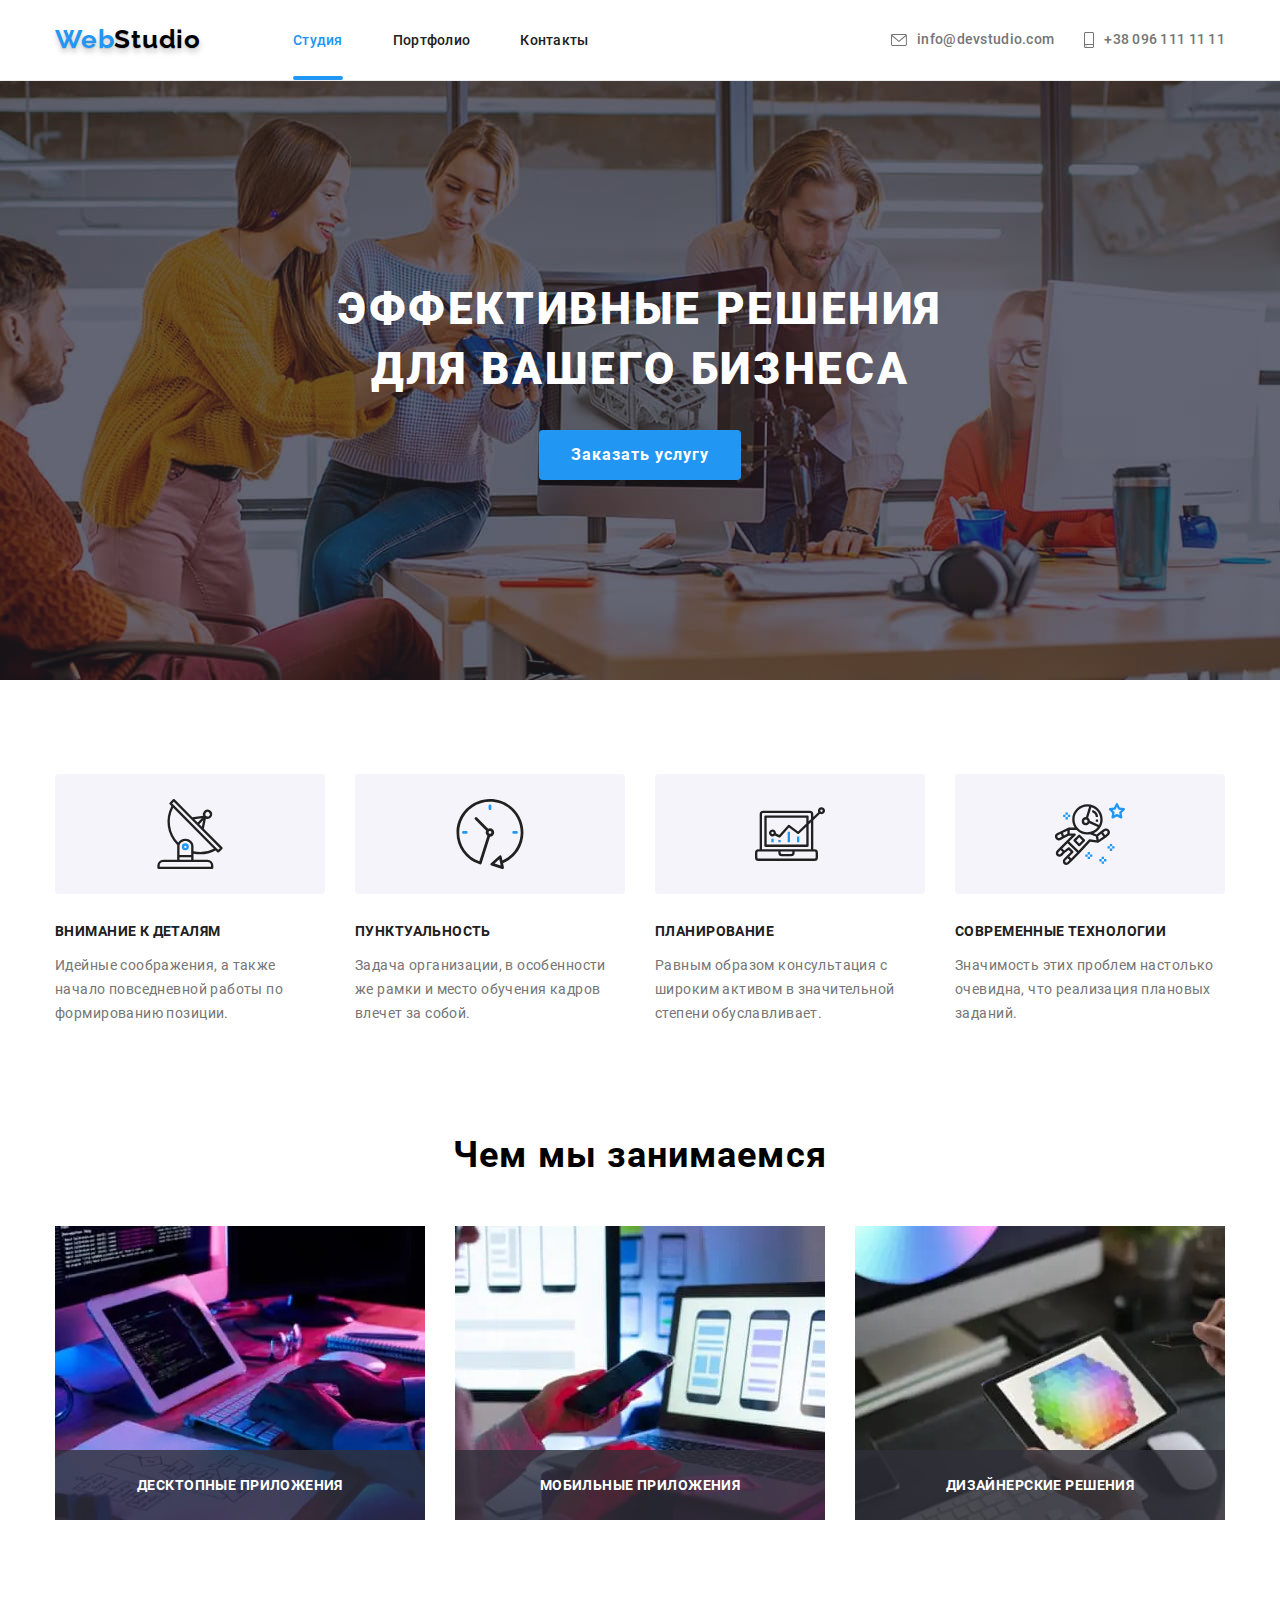
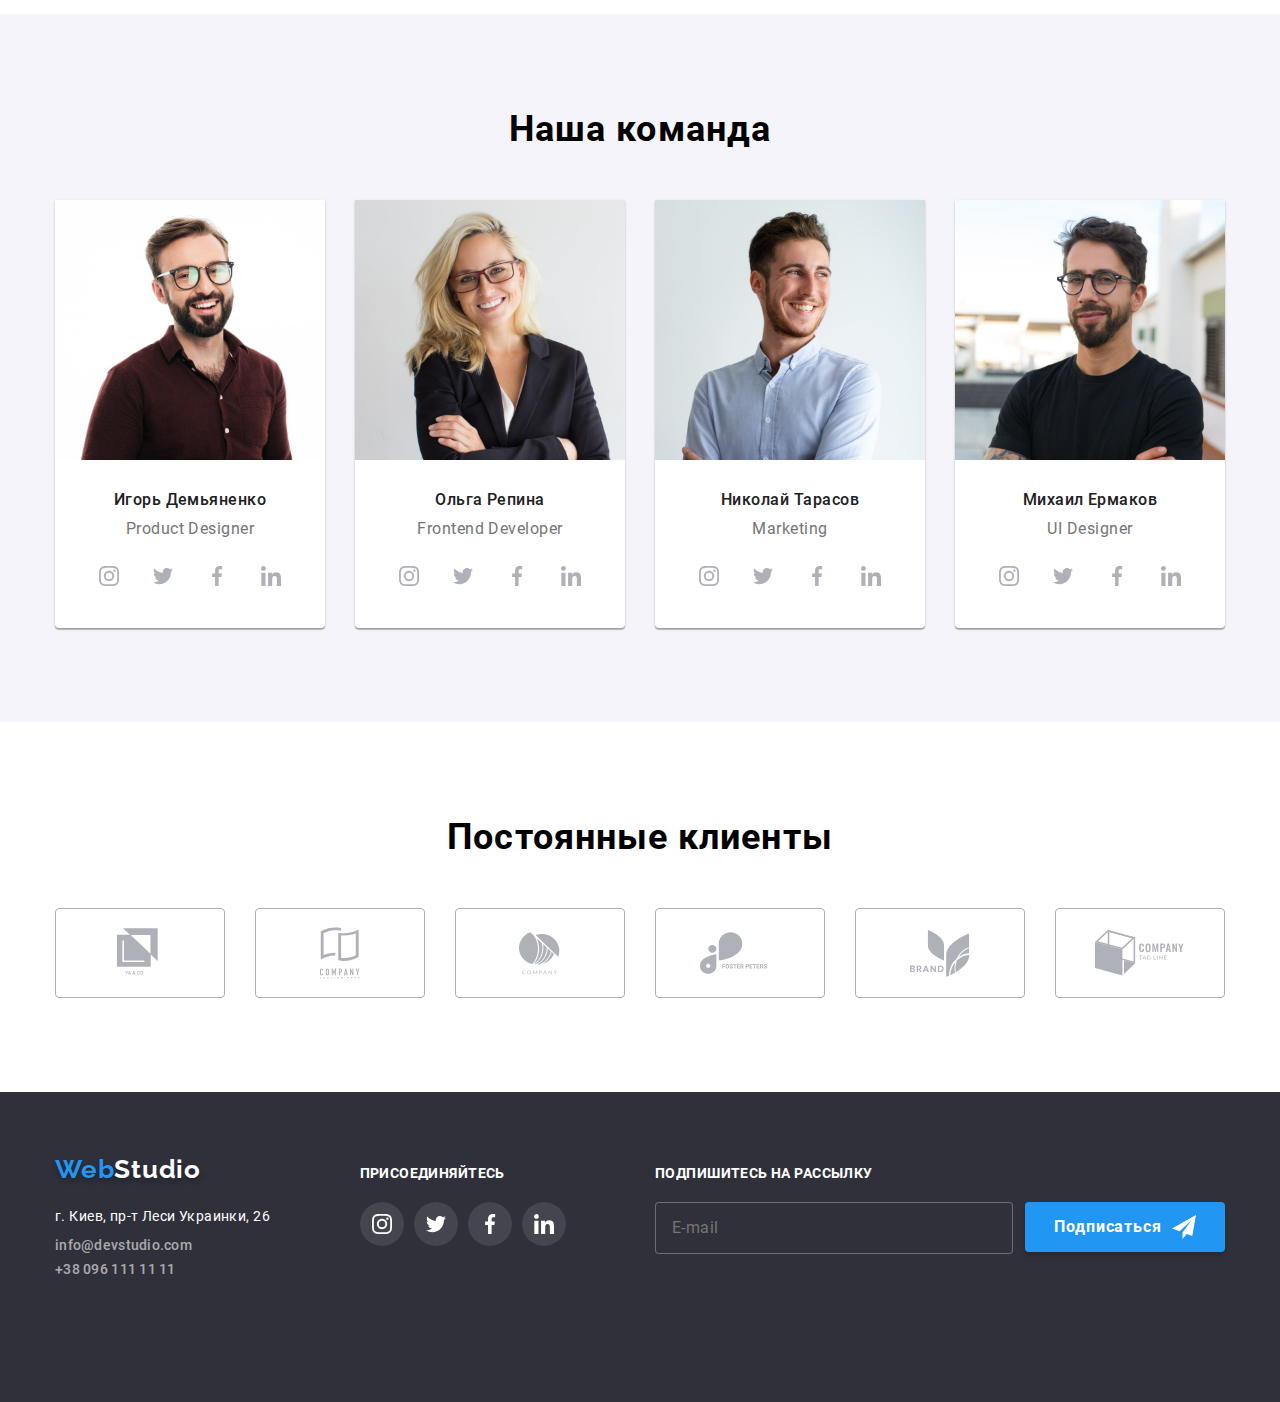
<file: index.html>
<!DOCTYPE html>
<html lang="ru">
  <head>
    <meta charset="UTF-8" />
    <meta name="viewport" content="width=device-width, initial-scale=1.0" />
    <title>WebStudio</title>
    <link rel="stylesheet" href="./css/min/main.min.css" />
  </head>
  <body>
    <!-- WebStudio -->
    <header class="header">
      <div class="container">
        <nav class="nav">
          <div class="logo">
            <a class="logo-link" href="./index.html">
              <span class="logo-web">Web</span
              ><span class="logo-studio">Studio</span>
              </a>
          </div>
          <button
          type="button"
          class="menu-btn"
          aria-expanded="false"
          aria-controls="menu-container"
          data-menu-button
          >
            <svg  width="40" height="40"
            class="mobile-icons__menu">
              <use href="./images/icons-min.svg#burger-menu"
              class="icon__btn-burger"
              ></use>
              <use href="./images/icons-min.svg#close-menu"
              class="icon__btn-close"
              ></use>
            </svg>
          </button>

          <div class="menu__mobile-wrapper" id="menu-container" data-menu>
            <ul class="nav-list">
              <li class="nav-item">
                <a class="nav-link nav-link--current" href="index.html">Студия</a>
              </li>
              <li class="nav-item">
                <a class="nav-link" href="portfolio.html">Портфолио</a>
              </li>
              <li class="nav-item">
                <a class="nav-link" href="#contacts">Контакты</a>
              </li>
            </ul>

          
          <div class="header-contacts">
            <a class="header-contact center header-contact--tel" href="tel:+380961111111">
              <svg class="header-icon" width="10" height="16">
                <use href="./images/icons-min.svg#smartphone"></use>
              </svg>+38 096 111 11 11</a>
            <a class="header-contact center" href="mailto:info@devstudio.com">
              <svg class="header-icon" width="16" height="12">
                <use href="./images/icons-min.svg#envelope"></use>
              </svg>
              info@devstudio.com</a>
          </div>              
       
          <ul class="mobile__list">
            <li class="mobile__item">
                <a class="mobile__link" href="#">Instagram</a>
            </li>
            <li class="mobile__item">
                <a class="mobile__link" href="#">Twitter</a>
            </li>
            <li class="mobile__item">
                <a class="mobile__link" href="#">Facebook</a>
            </li>
            <li class="mobile__item">
                <a class="mobile__link" href="#">LinkedIn</a>
            </li>
          </ul>
          </div>
        </nav>
      </div>
    </header>

    <main>
      <!-- Hero -->
      <section class="hero">
        <div class="hero-overlay">
          <div class="hero-title-container">
            <h1 class="title">Эффективные решения для вашего бизнеса</h1>
          </div>
          <!-- Кнопка на модальное окно -->
          <button class="btn-hero" data-modal-open>Заказать услугу</button>
        </div>
      </section>
      <!-- Benefits -->
      <section class="section-plus">
        <div class="container">
          <h2 class="visually-hidden">Наши преимущества</h2>
          <ul class="plus-list">
            <li class="plus-item">
              <div class="container-icon">
                <svg class="plus-icon" width="70" height="70">
                  <use href="./images/icons-min.svg#antena"></use>
                </svg>
              </div>
              <h3 class="plus-title">Внимание к деталям</h3>
              <p class="plus-post">
                Идейные соображения, а также начало повседневной работы по
                формированию позиции.
              </p>
            </li>
            <li class="plus-item">
              <div class="container-icon">
                <svg class="plus-icon" width="70" height="70">
                  <use href="./images/icons-min.svg#clock"></use>
                </svg>
              </div>
              <h3 class="plus-title">Пунктуальность</h3>
              <p class="plus-post">
                Задача организации, в особенности же рамки и место обучения
                кадров влечет за собой.
              </p>
            </li>
            <li class="plus-item">
              <div class="container-icon">
                <svg class="plus-icon" width="70" height="70">
                  <use href="./images/icons-min.svg#diagram"></use>
                </svg>
              </div>
              <h3 class="plus-title">Планирование</h3>
              <p class="plus-post">
                Равным образом консультация с широким активом в значительной
                степени обуславливает.
              </p>
            </li>
            <li class="plus-item">
              <div class="container-icon">
                <svg class="plus-icon" width="70" height="70">
                  <use href="./images/icons-min.svg#astronaut"></use>
                </svg>
              </div>
              <h3 class="plus-title">Современные технологии</h3>
              <p class="plus-post">
                Значимость этих проблем настолько очевидна, что реализация
                плановых заданий.
              </p>
            </li>
          </ul>
        </div>
      </section>
      <!-- Services -->
      <section class="section-services">
        <div class="container">
          <h2 class="section-heading">Чем мы занимаемся</h2>
          <ul class="services-list center">
            <li class="services-item">
              <img
              src="./images/services/jpg/img-1.jpg" 
              srcset="
                ./images/services/webp/img-1.webp 1x,
                ./images/services/webp/img-1@2x.webp 2x,
                ./images/services/webp/img-1@3x.webp 3x"
                alt="человек за ноутбуком занимается веб разработкой"
              />
              <div class="services-div">
                <p class="div-label">десктопные приложения</p>
              </div>
            </li>
            <li class="services-item">
              <img
              src="./images/services/jpg/img-2.jpg" 
              srcset="
                ./images/services/webp/img-2.webp 1x,
                ./images/services/webp/img-2@2x.webp 2x,
                ./images/services/webp/img-2@3x.webp 3x"
                alt="человек за ноутбуком занимается мобильной веб разработкой"
              />
              <div class="services-div">
                <p class="div-label">мобильные приложения</p>
              </div>
            </li>
            <li class="services-item">
              <img
              src="./images/services/jpg/img-3.jpg" 
              srcset="
                ./images/services/webp/img-3.webp 1x,
                ./images/services/webp/img-3@2x.webp 2x,
                ./images/services/webp/img-3@3x.webp 3x"
                alt="человек за планшетом подбирает цветовую схему для дезайнерского решения"
              />
              <div class="services-div">
                <p class="div-label">дизайнерские решения</p>
              </div>
            </li>
          </ul>
        </div>
      </section>
      <!--Our team-->
      <section class="section-team">
        <div class="container">
          <h2 class="section-heading">Наша команда</h2>
          <ul class="team-list">
            <li class="team-item">
              <picture>
                <source 
                  srcset="
                  ./images/team/webp/foto-1__m.webp 1x,
                  ./images/team/webp/foto-1__m@2x.webp 2x,
                  ./images/team/webp/foto-1__m@3x.webp 3x"
                  media="(max-width: 767px)"
                  type="image/webp">
                <source
                  srcset="
                  ./images/team/jpg/foto-1__m.jpg 1x,
                  ./images/team/jpg/foto-1__m@2x.jpg 2x,
                  ./images/team/jpg/foto-1__m@3x.jpg 3x"
                  media="(max-width: 767px)"
                  type="image/jpeg">
                <source 
                  srcset="
                  ./images/team/webp/foto-1__t.webp 1x,
                  ./images/team/webp/foto-1__t@2x.webp 2x,
                  ./images/team/webp/foto-1__t@3x.webp 3x"
                  media="(min-width: 768px) and (max-width: 1199px)"
                   type="image/webp">
                <source
                  srcset="
                  ./images/team/jpg/foto-1__d.jpg 1x,
                  ./images/team/jpg/foto-1__d@2x.jpg 2x,
                  ./images/team/jpg/foto-1__d@3x.jpg 3x"
                  media="(min-width: 1200px)"
                  type="image/jpeg">
                <source 
                srcset="
                  ./images/team/webp/foto-1__d.webp 1x,
                  ./images/team/webp/foto-1__d@2x.webp 2x,
                  ./images/team/webp/foto-1__d@3x.webp 3x"
                  media="(min-width: 1200px)"
                  type="image/webp">
                <img 
                  class="team-photo"
                  srcset="
                  ./images/team/jpg/foto-1__t.jpg 1x,
                  ./images/team/jpg/foto-1__t@2x.jpg 2x,
                  ./images/team/jpg/foto-1__t@3x.jpg 3x"
                  src="./images/team/jpg/foto-1__t.jpg"
                  alt="молодой мужчина в коричневой рубашке и очках" 
                >
            </picture>
              <div class="team__card">
                <h3 class="team-title">Игорь Демьяненко</h3>
                <p class="team-post" lang="en">Product Designer</p>
                <ul class="social-list">
                  <li class="social-item">
                    <a href="#" class="social-link" title="Instagram">
                      <svg class="icon">
                        <use href="./images/icons-min.svg#instagram"></use>
                      </svg>
                    </a>
                  </li>
                  <li class="social-item">
                    <a href="#" class="social-link" title="Twitter">
                      <svg class="icon">
                        <use href="./images/icons-min.svg#twitter"></use>
                      </svg>
                    </a>
                  </li>
                  <li class="social-item">
                    <a href="#" class="social-link" title="FaceBook">
                      <svg class="icon">
                        <use href="./images/icons-min.svg#facebook"></use>
                      </svg>
                    </a>
                  </li>
                  <li class="social-item">
                    <a href="#" class="social-link" title="Linkedln">
                      <svg class="icon">
                        <use href="./images/icons-min.svg#linkedln"></use>
                      </svg>
                    </a>
                  </li>
                </ul>
              </div>
            </li>
            <li class="team-item">
              <picture>
                <source 
                srcset="
                ./images/team/webp/foto-2__m.webp 1x,
                ./images/team/webp/foto-2__m@2x.webp 2x,
                ./images/team/webp/foto-2__m@3x.webp 3x"
                media="(max-width: 767px)"
                type="image/webp">
              <source
                srcset="
                ./images/team/jpg/foto-2__m.jpg 1x,
                ./images/team/jpg/foto-2__m@2x.jpg 2x,
                ./images/team/jpg/foto-2__m@3x.jpg 3x"
                media="(max-width: 767px)"
                type="image/jpeg">
              <source 
                srcset="
                ./images/team/webp/foto-2__t.webp 1x,
                ./images/team/webp/foto-2__t@2x.webp 2x,
                ./images/team/webp/foto-2__t@3x.webp 3x"
                media="(min-width: 768px) and (max-width: 1199px)"
                 type="image/webp">
              <source
                srcset="
                ./images/team/jpg/foto-2__d.jpg 1x,
                ./images/team/jpg/foto-2__d@2x.jpg 2x,
                ./images/team/jpg/foto-2__d@3x.jpg 3x"
                media="(min-width: 1200px)"
                type="image/jpeg">
              <source 
              srcset="
                ./images/team/webp/foto-2__d.webp 1x,
                ./images/team/webp/foto-2__d@2x.webp 2x,
                ./images/team/webp/foto-2__d@3x.webp 3x"
                media="(min-width: 1200px)"
                type="image/webp">
                <img 
                class="team-photo" 
                srcset="
                ./images/team/jpg/foto-2__t.jpg 1x,
                ./images/team/jpg/foto-2__t@2x.jpg 2x,
                ./images/team/jpg/foto-2__t@3x.jpg 3x"
                src="./images/team/jpg/foto-2__t.jpg"
                alt="молодая девушка со светлыми волосами в очках" 
                >
            </picture>
              <div class="team__card">
                <h3 class="team-title">Ольга Репина</h3>
                <p class="team-post" lang="en">Frontend Developer</p>
                <ul class="social-list">
                  <li class="social-item">
                    <a href="#" class="social-link" title="Instagram">
                      <svg class="icon">
                        <use href="./images/icons-min.svg#instagram"></use>
                      </svg>
                    </a>
                  </li>
                  <li class="social-item">
                    <a href="#" class="social-link" title="Twitter">
                      <svg class="icon">
                        <use href="./images/icons-min.svg#twitter"></use>
                      </svg>
                    </a>
                  </li>
                  <li class="social-item">
                    <a href="#" class="social-link" title="FaceBook">
                      <svg class="icon">
                        <use href="./images/icons-min.svg#facebook"></use>
                      </svg>
                    </a>
                  </li>
                  <li class="social-item">
                    <a href="#" class="social-link" title="Linkedln">
                      <svg class="icon">
                        <use href="./images/icons-min.svg#linkedln"></use>
                      </svg>
                    </a>
                  </li>
                </ul>
              </div>
            </li>
            <li class="team-item">
              <picture>
                <source 
                srcset="
                ./images/team/webp/foto-3__m.webp 1x,
                ./images/team/webp/foto-3__m@2x.webp 2x,
                ./images/team/webp/foto-3__m@3x.webp 3x"
                media="(max-width: 767px)"
                type="image/webp">
              <source
                srcset="
                ./images/team/jpg/foto-3__m.jpg 1x,
                ./images/team/jpg/foto-3__m@2x.jpg 2x,
                ./images/team/jpg/foto-3__m@3x.jpg 3x"
                media="(max-width: 767px)"
                type="image/jpeg">
              <source 
                srcset="
                ./images/team/webp/foto-3__t.webp 1x,
                ./images/team/webp/foto-3__t@2x.webp 2x,
                ./images/team/webp/foto-3__t@3x.webp 3x"
                media="(min-width: 768px) and (max-width: 1199px)"
                 type="image/webp">
              <source
                srcset="
                ./images/team/jpg/foto-3__d.jpg 1x,
                ./images/team/jpg/foto-3__d@2x.jpg 2x,
                ./images/team/jpg/foto-3__d@3x.jpg 3x"
                media="(min-width: 1200px)"
                type="image/jpeg">
              <source 
              srcset="
                ./images/team/webp/foto-3__d.webp 1x,
                ./images/team/webp/foto-3__d@2x.webp 2x,
                ./images/team/webp/foto-3__d@3x.webp 3x"
                media="(min-width: 1200px)"
                type="image/webp">
                <img 
                class="team-photo" 
                srcset="
                ./images/team/jpg/foto-3__t.jpg 1x,
                ./images/team/jpg/foto-3__t@2x.jpg 2x,
                ./images/team/jpg/foto-3__t@3x.jpg 3x"
                src="./images/team/jpg/foto-3__t.jpg"
                alt="молодой мужчина в светлой рубашке"
                >
            </picture>
              <div class="team__card">
                <h3 class="team-title">Николай Тарасов</h3>
                <p class="team-post" lang="en">Marketing</p>
                <ul class="social-list">
                  <li class="social-item">
                    <a href="#" class="social-link" title="Instagram">
                      <svg class="icon">
                        <use href="./images/icons-min.svg#instagram"></use>
                      </svg>
                    </a>
                  </li>
                  <li class="social-item">
                    <a href="#" class="social-link" title="Twitter">
                      <svg class="icon">
                        <use href="./images/icons-min.svg#twitter"></use>
                      </svg>
                    </a>
                  </li>
                  <li class="social-item">
                    <a href="#" class="social-link" title="FaceBook">
                      <svg class="icon">
                        <use href="./images/icons-min.svg#facebook"></use>
                      </svg>
                    </a>
                  </li>
                  <li class="social-item">
                    <a href="#" class="social-link" title="Linkedln">
                      <svg class="icon">
                        <use href="./images/icons-min.svg#linkedln"></use>
                      </svg>
                    </a>
                  </li>
                </ul>
              </div>
            </li>
            <li class="team-item">
              <picture>
                <source 
                srcset="
                ./images/team/webp/foto-4__m.webp 1x,
                ./images/team/webp/foto-4__m@2x.webp 2x,
                ./images/team/webp/foto-4__m@3x.webp 3x"
                media="(max-width: 767px)"
                type="image/webp">
              <source
                srcset="
                ./images/team/jpg/foto-4__m.jpg 1x,
                ./images/team/jpg/foto-4__m@2x.jpg 2x,
                ./images/team/jpg/foto-4__m@3x.jpg 3x"
                media="(max-width: 767px)"
                type="image/jpeg">
              <source 
                srcset="
                ./images/team/webp/foto-4__t.webp 1x,
                ./images/team/webp/foto-4__t@2x.webp 2x,
                ./images/team/webp/foto-4__t@3x.webp 3x"
                media="(min-width: 768px) and (max-width: 1199px)"
                 type="image/webp">
              <source
                srcset="
                ./images/team/jpg/foto-4__d.jpg 1x,
                ./images/team/jpg/foto-4__d@2x.jpg 2x,
                ./images/team/jpg/foto-4__d@3x.jpg 3x"
                media="(min-width: 1200px)"
                type="image/jpeg">
              <source 
              srcset="
                ./images/team/webp/foto-4__d.webp 1x,
                ./images/team/webp/foto-4__d@2x.webp 2x,
                ./images/team/webp/foto-4__d@3x.webp 3x"
                media="(min-width: 1200px)"
                type="image/webp"><img 
                class="team-photo"
                srcset="
                ./images/team/jpg/foto-4__t.jpg 1x,
                ./images/team/jpg/foto-4__t@2x.jpg 2x,
                ./images/team/jpg/foto-4__t@3x.jpg 3x" 
                src="./images/team/jpg/foto-4__t.jpg"
                alt="молодой мужчина в черной футболке и очках"
                >
            </picture>
              <div class="team__card">
                <h3 class="team-title">Михаил Ермаков</h3>
                <p class="team-post" lang="en">UI Designer</p>
                <ul class="social-list">
                  <li class="social-item">
                    <a href="#" class="social-link" title="Instagram">
                      <svg class="icon">
                        <use href="./images/icons-min.svg#instagram"></use>
                      </svg>
                    </a>
                  </li>
                  <li class="social-item">
                    <a href="#" class="social-link" title="Twitter">
                      <svg class="icon">
                        <use href="./images/icons-min.svg#twitter"></use>
                      </svg>
                    </a>
                  </li>
                  <li class="social-item">
                    <a href="#" class="social-link" title="FaceBook">
                      <svg class="icon">
                        <use href="./images/icons-min.svg#facebook"></use>
                      </svg>
                    </a>
                  </li>
                  <li class="social-item">
                    <a href="#" class="social-link" title="Linkedln">
                      <svg class="icon">
                        <use href="./images/icons-min.svg#linkedln"></use>
                      </svg>
                    </a>
                  </li>
                </ul>
              </div>
            </li>
          </ul>
        </div>
      </section>

      <!-- Clients -->
      <section class="section-client">
        <div class="container">
          <h2 class="section-heading">Постоянные клиенты</h2>
          <ul class="client-list">
            <li class="client-item">
              <a href="#" class="client-link"
                ><svg class="client-logo" width="45" height="50">
                  <use href="./images/icons-min.svg#logo-client-1"></use>
                </svg>
              </a>
            </li>
            <li class="client-item">
              <a href="#" class="client-link">
                <svg class="client-logo" width="40" height="52">
                  <use href="./images/icons-min.svg#logo-client-2"></use>
                </svg>
              </a>
            </li>
            <li class="client-item">
              <a href="#" class="client-link">
                <svg class="client-logo" width="41" height="43">
                  <use href="./images/icons-min.svg#logo-client-3"></use>
                </svg>
              </a>
            </li>
            <li class="client-item">
              <a href="#" class="client-link">
                <svg class="client-logo" width="80" height="43">
                  <use href="./images/icons-min.svg#logo-client-4"></use>
                </svg>
              </a>
            </li>
            <li class="client-item">
              <a href="#" class="client-link">
                <svg class="client-logo" width="59" height="47">
                  <use href="./images/icons-min.svg#logo-client-5"></use>
                </svg>
              </a>
            </li>
            <li class="client-item">
              <a href="#" class="client-link">
                <svg class="client-logo" width="89" height="46">
                  <use href="./images/icons-min.svg#logo-client-6"></use>
                </svg>
              </a>
            </li>
          </ul>
        </div>
      </section>
    </main> 

    <!-- Footer -->
    <footer class="footer">
      <div class="container">
        <div class="footer-section" id="contacts">
          <div class="logo">
            <a class="logo-link" href="./index.html">
              <span class="logo-web">Web</span
              ><span class="logo-studio">Studio</span>
            </a>
          </div>

          <address class="footer-address">
            <a
              class="address-link"
              href="https://www.google.com.ua/maps/place/%D0%B1%D1%83%D0%BB%D1%8C%D0%B2%D0%B0%D1%80+%D0%9B%D0%B5%D1%81%D1%96+%D0%A3%D0%BA%D1%80%D0%B0%D1%97%D0%BD%D0%BA%D0%B8,+26,+%D0%9A%D0%B8%D1%97%D0%B2,+02000/@50.4265807,30.5361971,17z/data=!3m1!4b1!4m5!3m4!1s0x40d4cf0e033ecbe9:0x57a4dffefec77da0!8m2!3d50.4265807!4d30.5383858?hl=uk"
            >
              г. Киев, пр-т Леси Украинки, 26
            </a>
          </address>

          <a class="footer-contact" href="mailto:info@devstudio.com">
            info@devstudio.com
          </a>
          <a class="footer-contact" href="tel:+380961111111">
            +38 096 111 11 11
          </a>
        </div>
        <div class="footer-socials">
          <p class="footer-title">Присоединяйтесь</p>
          <ul class="social-list">
            <li class="social-item">
              <a href="#" class="social-link" title="Instagram">
                <svg class="icon">
                  <use href="./images/icons-min.svg#instagram"></use>
                </svg>
              </a>
            </li>
            <li class="social-item">
              <a href="#" class="social-link" title="Twitter">
                <svg class="icon">
                  <use href="./images/icons-min.svg#twitter"></use>
                </svg>
              </a>
            </li>
            <li class="social-item">
              <a href="#" class="social-link" title="FaceBook">
                <svg class="icon">
                  <use href="./images/icons-min.svg#facebook"></use>
                </svg>
              </a>
            </li>
            <li class="social-item">
              <a href="#" class="social-link" title="Linkedln">
                <svg class="icon">
                  <use href="./images/icons-min.svg#linkedln"></use>
                </svg>
              </a>
            </li>
          </ul>
        </div>
        <div class="footer-subscribtion">
          <form action="#" class="subscribe-form" name="subscription" autocomplete="off">
            <label
              class="subscribe-label footer-title"
              for="subscribe__input"
              >Подпишитесь на рассылку</label
            >
            <div class="subscribe-form__container">
              <input
                class="subscribe-input"
                type="email"
                name="email"
                id="subscribe__input"
                placeholder="E-mail"
                required
              />
              <button class="btn-subscribe" type="submit">
                Подписаться
                <svg class="icon-send">
                  <use href="./images/icons-min.svg#icon-send"></use>
                </svg>
              </button>
            </div>
          </form>
        </div>
      </div>
    </footer>
    <!-- Modal -->
    <div class="modal-backdrop is-hidden" data-modal>
      <div class="modal">
        <button class="btn-modal-close" data-modal-close>
          <svg class="icon-modal-close">
            <use href="./images/icons-min.svg#modal-close"></use>
          </svg>
        </button>
        <form action="#" class="modal-form">
          <p class="form-heading">Оставьте свои данные, мы вам перезвоним</p>
          <label class="form-label">
            <span class="form-text">Имя:</span>
            <input
              class="modal-input"
              type="text"
              name="login"
              placeholder=" "
              required
            />
            <svg class="icon-modal-input" width="12" height="12">
              <use href="./images/icons-min.svg#icon-modal-person"></use>
            </svg>
          </label>
          <label class="form-label form-label--margin">
            <span class="form-text">Телефон:</span>
            <input
              class="modal-input modal-input--padding"
              type="tel"
              name="tel"
              placeholder=" "
              required
            />
            <svg class="icon-modal-input" width="13" height="13">
              <use href="./images/icons-min.svg#icon-modal-phone"></use>
            </svg>
          </label>
          <label class="form-label">
            <span class="form-text">Почта:</span>
            <input
              class="modal-input modal-input--padding"
              type="email"
              name="email"
              placeholder=" "
              required
            />
            <svg class="icon-modal-input" width="15" height="12">
              <use href="./images/icons-min.svg#icon-modal-email"></use>
            </svg>
          </label>
          <label for="id-comment">
            <span class="form-coment">Комментарий</span></label
          >
          <textarea
            class="form-textarea"
            name="comment"
            id="id-comment"
            placeholder="Введите текст"
          ></textarea>

          <div class="checkbox">
            <input
              id="checkbox"
              type="checkbox"
              name="agree"
              class="old-checkbox visually-hidden"
              required
            />
            <label for="checkbox" class="modal-form-checkbox">
              <span class="form-coment">
                Соглашаюсь с рассылкой и принимаю
                <a href="#">Условия договора</a>
              </span>
            </label>
          </div>
          <button class="btn-modal" type="submit">Отправить</button>
        </form>
      </div>
    </div>
    <script src="./js/modal.js"></script>
    <script src="./js/menu.js"></script>
  </body>
</html>
<!-- End WebStudio -->
</file>
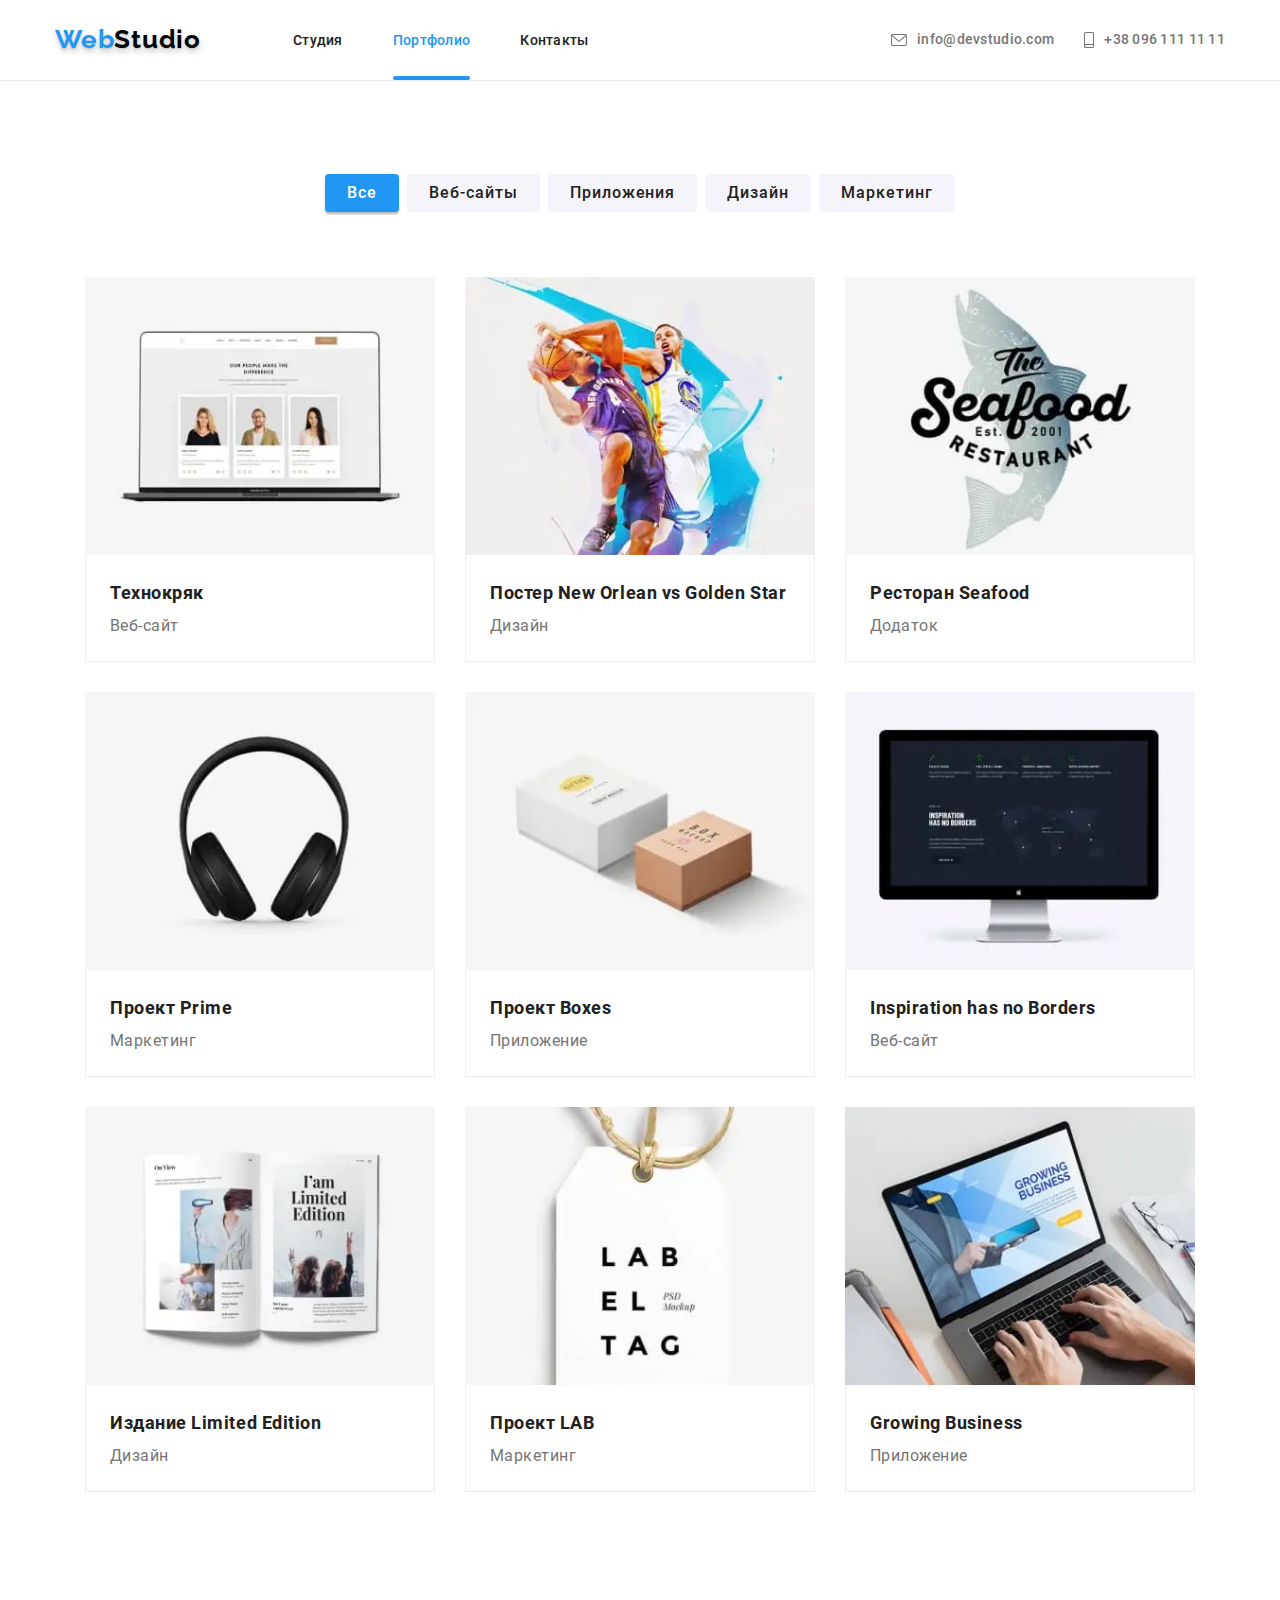
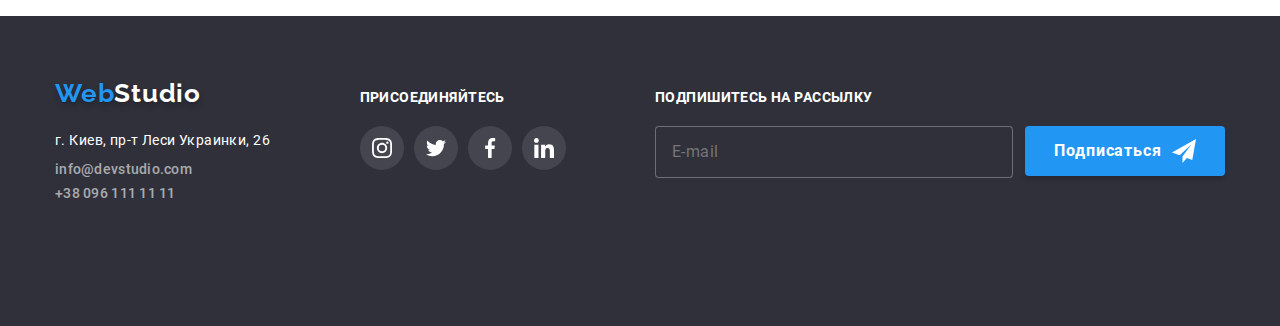
<file: portfolio.html>
<!DOCTYPE html>
<html lang="ru">
  <head>
    <meta charset="UTF-8" />
    <meta name="viewport" content="width=device-width, initial-scale=1.0" />
    <title>Портфолио</title>
    <link rel="stylesheet" href="./css/min/main.min.css" />
  </head>
  <body>
    <!-- WebStudio portfolio-->
    <header class="header">
      <div class="container">
        <nav class="nav">
          <div class="logo">
            <a class="logo-link" href="./index.html">
              <span class="logo-web">Web</span
              ><span class="logo-studio">Studio</span>
            </a>
          </div>
          <button
            type="button"
            class="menu-btn"
            aria-expanded="false"
            aria-controls="menu-container"
            data-menu-button
          >
            <svg width="40" height="40" class="mobile-icons__menu">
              <use
                href="./images/icons-min.svg#burger-menu"
                class="icon__btn-burger"
              ></use>
              <use
                href="./images/icons-min.svg#close-menu"
                class="icon__btn-close"
              ></use>
            </svg>
          </button>

          <div class="menu__mobile-wrapper" id="menu-container" data-menu>
            <ul class="nav-list">
              <li class="nav-item">
                <a class="nav-link" href="index.html">Студия</a>
              </li>
              <li class="nav-item">
                <a class="nav-link nav-link--current" href="portfolio.html">
                  Портфолио
                </a>
              </li>
              <li class="nav-item">
                <a class="nav-link" href="#contacts">Контакты</a>
              </li>
            </ul>

            <div class="header-contacts">
              <a
                class="header-contact center header-contact--tel"
                href="tel:+380961111111"
              >
                <svg class="header-icon" width="10" height="16">
                  <use href="./images/icons-min.svg#smartphone"></use>
                </svg>
                +38 096 111 11 11</a>
              <a class="header-contact center" href="mailto:info@devstudio.com">
                <svg class="header-icon" width="16" height="12">
                  <use href="./images/icons-min.svg#envelope"></use>
                </svg>
                info@devstudio.com</a>
          </div>

            <ul class="mobile__list">
              <li class="mobile__item">
                <a class="mobile__link" href="#">Instagram</a>
              </li>
              <li class="mobile__item">
                <a class="mobile__link" href="#">Twitter</a>
              </li>
              <li class="mobile__item">
                <a class="mobile__link" href="#">Facebook</a>
              </li>
              <li class="mobile__item">
                <a class="mobile__link" href="#">LinkedIn</a>
              </li>
            </ul>
          </div>
        </nav>
      </div>
    </header>
    <main>
      <section class="portfolio">
        <div class="container">
          <h2 class="visually-hidden">Портфолио</h2>
          <!-- Buttons filters -->
          <ul class="filter-list">
            <li class="filter-item">
              <button type="button" class="btn-filter active">Все</button>
            </li>
            <li class="filter-item">
              <button type="button" class="btn-filter">Веб-сайты</button>
            </li>
            <li class="filter-item">
              <button type="button" class="btn-filter">Приложения</button>
            </li>
            <li class="filter-item">
              <button type="button" class="btn-filter">Дизайн</button>
            </li>
            <li class="filter-item">
              <button type="button" class="btn-filter">Маркетинг</button>
            </li>
          </ul>
          <!-- Articles projects -->
          <ul class="portfolio-list">
            <li class="portfolio-item">
              <a class="portfolio-link" href="/">
                <div class="img-thumb">
                  <picture>
                    <source
                      srcset="
                        ./images/portfolio/webp/mob/site-1__m.webp    1x,
                        ./images/portfolio/webp/mob/site-1__m@2x.webp 2x,
                        ./images/portfolio/webp/mob/site-1__m@3x.webp 3x
                      "
                      media="(max-width: 767px)"
                      type="image/webp"
                    />
                    <source
                      srcset="
                        ./images/portfolio/jpg/mob/site-1__m.jpg    1x,
                        ./images/portfolio/jpg/mob/site-1__m@2x.jpg 2x,
                        ./images/portfolio/jpg/mob/site-1__b@3x.jpg 3x
                      "
                      media="(max-width: 767px)"
                      type="image/jpeg"
                    />
                    <source
                      srcset="
                        ./images/portfolio/webp/tab/site-1__t.webp    1x,
                        ./images/portfolio/webp/tab/site-1__t@2x.webp 2x,
                        ./images/portfolio/webp/tab/site-1__t@3x.webp 3x
                      "
                      media="(min-width: 768px) and (max-width: 1199px)"
                      type="image/webp"
                    />
                    <source
                      srcset="
                        ./images/portfolio/jpg/tab/site-1__t.jpg    1x,
                        ./images/portfolio/jpg/tab/site-1__t@2x.jpg 2x,
                        ./images/portfolio/jpg/tab/site-1__t@3x.jpg 3x
                      "
                      media="(min-width: 768px) and (max-width: 1199px)"
                      type="image/jpeg"
                    />
                    <source
                      srcset="
                        ./images/portfolio/webp/desk/site-1__d.webp    1x,
                        ./images/portfolio/webp/desk/site-1__d@2x.webp 2x,
                        ./images/portfolio/webp/desk/site-1__d@3x.webp 3x
                      "
                      media="(min-width: 1200px)"
                      type="image/webp"
                    />
                    <source
                      srcset="
                        ./images/portfolio/jpg/desk/site-1__d.jpg    1x,
                        ./images/portfolio/jpg/desk/site-1__d@2x.jpg 2x,
                        ./images/portfolio/jpg/desk/site-1__d@3x.jpg 3x
                      "
                      media="(min-width: 1200px)"
                      type="image/jpeg"
                    />
                    <img
                      src="./images/portfolio/jpg/tab/site-1__t.jpg"
                      alt="на экране ноутбука открыт сайт"
                      aria-label="на экране ноутбука открыт сайт"
                    />
                  </picture>
                  <div class="img-thumb-animated">
                    <p class="thumb-description">
                      Технокряк это современная площадка распространения
                      коронавируса. Компании используют эту платформу для
                      цифрового шпионажа и атак на защищённые сервера
                      конкурентов.
                    </p>
                  </div>
                </div>

                <div class="portfolio-article">
                  <h4 class="portfolio-title">Технокряк</h4>
                  <p class="portfolio-post">Веб-сайт</p>
                </div>
              </a>
            </li>
            <li class="portfolio-item">
              <a class="portfolio-link" href="/">
                <div class="img-thumb">
                  <picture>
                    <source
                      srcset="
                        ./images/portfolio/webp/mob/site-2__m.webp    1x,
                        ./images/portfolio/webp/mob/site-2__m@2x.webp 2x,
                        ./images/portfolio/webp/mob/site-2__m@3x.webp 3x
                      "
                      media="(max-width: 767px)"
                      type="image/webp"
                    />
                    <source
                      srcset="
                        ./images/portfolio/jpg/mob/site-2__m.jpg    1x,
                        ./images/portfolio/jpg/mob/site-2__m@2x.jpg 2x,
                        ./images/portfolio/jpg/mob/site-2__b@3x.jpg 3x
                      "
                      media="(max-width: 767px)"
                      type="image/jpeg"
                    />
                    <source
                      srcset="
                        ./images/portfolio/webp/tab/site-2__t.webp    1x,
                        ./images/portfolio/webp/tab/site-2__t@2x.webp 2x,
                        ./images/portfolio/webp/tab/site-2__t@3x.webp 3x
                      "
                      media="(min-width: 768px) and (max-width: 1199px)"
                      type="image/webp"
                    />
                    <source
                      srcset="
                        ./images/portfolio/jpg/tab/site-2__t.jpg    1x,
                        ./images/portfolio/jpg/tab/site-2__t@2x.jpg 2x,
                        ./images/portfolio/jpg/tab/site-2__t@3x.jpg 3x
                      "
                      media="(min-width: 768px) and (max-width: 1199px)"
                      type="image/jpeg"
                    />
                    <source
                      srcset="
                        ./images/portfolio/webp/desk/site-2__d.webp    1x,
                        ./images/portfolio/webp/desk/site-2__d@2x.webp 2x,
                        ./images/portfolio/webp/desk/site-2__d@3x.webp 3x
                      "
                      media="(min-width: 1200px)"
                      type="image/webp"
                    />
                    <source
                      srcset="
                        ./images/portfolio/jpg/desk/site-2__d.jpg    1x,
                        ./images/portfolio/jpg/desk/site-2__d@2x.jpg 2x,
                        ./images/portfolio/jpg/desk/site-2__d@3x.jpg 3x
                      "
                      media="(min-width: 1200px)"
                      type="image/jpeg"
                    />
                    <img
                      src="./images/portfolio/jpg/tab/site-2__t.jpg"
                      alt="Два баскетболиста"
                      aria-label="Два баскетболиста"
                    />
                  </picture>
                  <div class="img-thumb-animated">
                    <p class="thumb-description">
                      Технокряк это современная площадка распространения
                      коронавируса. Компании используют эту платформу для
                      цифрового шпионажа и атак на защищённые сервера
                      конкурентов.
                    </p>
                  </div>
                </div>
                <div class="portfolio-article">
                  <h4 class="portfolio-title">
                    Постер New Orlean vs Golden Star
                  </h4>
                  <p class="portfolio-post">Дизайн</p>
                </div>
              </a>
            </li>
            <li class="portfolio-item">
              <a class="portfolio-link" href="/">
                <div class="img-thumb">
                  <picture>
                    <source
                    srcset="
                        ./images/portfolio/webp/mob/site-3__m.webp    1x,
                        ./images/portfolio/webp/mob/site-3__m@2x.webp 2x,
                        ./images/portfolio/webp/mob/site-3__m@3x.webp 3x
                      "
                      media="(max-width: 767px)"
                      type="image/webp"
                    />
                    <source
                      srcset="
                        ./images/portfolio/jpg/mob/site-3__m.jpg    1x,
                        ./images/portfolio/jpg/mob/site-3__m@2x.jpg 2x,
                        ./images/portfolio/jpg/mob/site-3__b@3x.jpg 3x
                      "
                      media="(max-width: 767px)"
                      type="image/jpeg"
                    />
                    <source
                      srcset="
                        ./images/portfolio/webp/tab/site-3__t.webp    1x,
                        ./images/portfolio/webp/tab/site-3__t@2x.webp 2x,
                        ./images/portfolio/webp/tab/site-3__t@3x.webp 3x
                      "
                      media="(min-width: 768px) and (max-width: 1199px)"
                      type="image/webp"
                    />
                    <source
                      srcset="
                        ./images/portfolio/jpg/tab/site-3__t.jpg    1x,
                        ./images/portfolio/jpg/tab/site-3__t@2x.jpg 2x,
                        ./images/portfolio/jpg/tab/site-3__t@3x.jpg 3x
                      "
                      media="(min-width: 768px) and (max-width: 1199px)"
                      type="image/jpeg"
                    />
                    <source
                      srcset="
                        ./images/portfolio/webp/desk/site-3__d.webp    1x,
                        ./images/portfolio/webp/desk/site-3__d@2x.webp 2x,
                        ./images/portfolio/webp/desk/site-3__d@3x.webp 3x
                      "
                      media="(min-width: 1200px)"
                      type="image/webp"
                    />
                    <source
                      srcset="
                        ./images/portfolio/jpg/desk/site-3__d.jpg    1x,
                        ./images/portfolio/jpg/desk/site-3__d@2x.jpg 2x,
                        ./images/portfolio/jpg/desk/site-3__d@3x.jpg 3x
                      "
                      media="(min-width: 1200px)"
                      type="image/jpeg"
                    />
                    <img
                      src="./images/portfolio/jpg/tab/site-3__t.jpg"
                      alt="логотип ресторана"
                      aria-label="логотип ресторана"
                    />
                  </picture>
                  <div class="img-thumb-animated">
                    <p class="thumb-description">
                      Технокряк это современная площадка распространения
                      коронавируса. Компании используют эту платформу для
                      цифрового шпионажа и атак на защищённые сервера
                      конкурентов.
                    </p>
                  </div>
                </div>

                <div class="portfolio-article">
                  <h4 class="portfolio-title">Ресторан Seafood</h4>
                  <p class="portfolio-post">Додаток</p>
                </div>
              </a>
            </li>
            <li class="portfolio-item">
              <a class="portfolio-link" href="/">
                <div class="img-thumb">
                  <picture>
                    <source
                    srcset="
                    ./images/portfolio/webp/mob/site-4__m.webp    1x,
                    ./images/portfolio/webp/mob/site-4__m@2x.webp 2x,
                    ./images/portfolio/webp/mob/site-4__m@3x.webp 3x
                  "
                  media="(max-width: 767px)"
                  type="image/webp"
                />
                <source
                  srcset="
                    ./images/portfolio/jpg/mob/site-4__m.jpg    1x,
                    ./images/portfolio/jpg/mob/site-4__m@2x.jpg 2x,
                    ./images/portfolio/jpg/mob/site-4__b@3x.jpg 3x
                  "
                  media="(max-width: 767px)"
                  type="image/jpeg"
                />
                <source
                  srcset="
                    ./images/portfolio/webp/tab/site-4__t.webp    1x,
                    ./images/portfolio/webp/tab/site-4__t@2x.webp 2x,
                    ./images/portfolio/webp/tab/site-4__t@3x.webp 3x
                  "
                  media="(min-width: 768px) and (max-width: 1199px)"
                  type="image/webp"
                />
                <source
                  srcset="
                    ./images/portfolio/jpg/tab/site-4__t.jpg    1x,
                    ./images/portfolio/jpg/tab/site-4__t@2x.jpg 2x,
                    ./images/portfolio/jpg/tab/site-4__t@3x.jpg 3x
                  "
                  media="(min-width: 768px) and (max-width: 1199px)"
                  type="image/jpeg"
                />
                <source
                  srcset="
                    ./images/portfolio/webp/desk/site-4__d.webp    1x,
                    ./images/portfolio/webp/desk/site-4__d@2x.webp 2x,
                    ./images/portfolio/webp/desk/site-4__d@3x.webp 3x
                  "
                  media="(min-width: 1200px)"
                  type="image/webp"
                />
                <source
                  srcset="
                    ./images/portfolio/jpg/desk/site-4__d.jpg    1x,
                    ./images/portfolio/jpg/desk/site-4__d@2x.jpg 2x,
                    ./images/portfolio/jpg/desk/site-4__d@3x.jpg 3x
                  "
                  media="(min-width: 1200px)"
                  type="image/jpeg"
                />
                    <img
                      src="./images/portfolio/jpg/tab/site-4__t.jpg"
                      alt="наушники"
                      aria-label="наушники"
                    />
                  </picture>
                  <div class="img-thumb-animated">
                    <p class="thumb-description">
                      Технокряк это современная площадка распространения
                      коронавируса. Компании используют эту платформу для
                      цифрового шпионажа и атак на защищённые сервера
                      конкурентов.
                    </p>
                  </div>
                </div>

                <div class="portfolio-article">
                  <h4 class="portfolio-title">Проект Prime</h4>
                  <p class="portfolio-post">Маркетинг</p>
                </div>
              </a>
            </li>
            <li class="portfolio-item">
              <a class="portfolio-link" href="/">
                <div class="img-thumb">
                  <picture>
                    <source
                    srcset="
                    ./images/portfolio/webp/mob/site-5__m.webp    1x,
                    ./images/portfolio/webp/mob/site-5__m@2x.webp 2x,
                    ./images/portfolio/webp/mob/site-5__m@3x.webp 3x
                  "
                  media="(max-width: 767px)"
                  type="image/webp"
                />
                <source
                  srcset="
                    ./images/portfolio/jpg/mob/site-5__m.jpg    1x,
                    ./images/portfolio/jpg/mob/site-5__m@2x.jpg 2x,
                    ./images/portfolio/jpg/mob/site-5__b@3x.jpg 3x
                  "
                  media="(max-width: 767px)"
                  type="image/jpeg"
                />
                <source
                  srcset="
                    ./images/portfolio/webp/tab/site-5__t.webp    1x,
                    ./images/portfolio/webp/tab/site-5__t@2x.webp 2x,
                    ./images/portfolio/webp/tab/site-5__t@3x.webp 3x
                  "
                  media="(min-width: 768px) and (max-width: 1199px)"
                  type="image/webp"
                />
                <source
                  srcset="
                    ./images/portfolio/jpg/tab/site-5__t.jpg    1x,
                    ./images/portfolio/jpg/tab/site-5__t@2x.jpg 2x,
                    ./images/portfolio/jpg/tab/site-5__t@3x.jpg 3x
                  "
                  media="(min-width: 768px) and (max-width: 1199px)"
                  type="image/jpeg"
                />
                <source
                  srcset="
                    ./images/portfolio/webp/desk/site-5__d.webp    1x,
                    ./images/portfolio/webp/desk/site-5__d@2x.webp 2x,
                    ./images/portfolio/webp/desk/site-5__d@3x.webp 3x
                  "
                  media="(min-width: 1200px)"
                  type="image/webp"
                />
                <source
                  srcset="
                    ./images/portfolio/jpg/desk/site-5__d.jpg    1x,
                    ./images/portfolio/jpg/desk/site-5__d@2x.jpg 2x,
                    ./images/portfolio/jpg/desk/site-5__d@3x.jpg 3x
                  "
                  media="(min-width: 1200px)"
                  type="image/jpeg"
                />
                    <img
                      src="./images/portfolio/jpg/tab/site-5__t.jpg"
                      alt="две картонные коробки"
                      aria-label="две картонные коробки"
                    />
                  </picture>
                  <div class="img-thumb-animated">
                    <p class="thumb-description">
                      Технокряк это современная площадка распространения
                      коронавируса. Компании используют эту платформу для
                      цифрового шпионажа и атак на защищённые сервера
                      конкурентов.
                    </p>
                  </div>
                </div>

                <div class="portfolio-article">
                  <h4 class="portfolio-title">Проект Boxes</h4>
                  <p class="portfolio-post">Приложение</p>
                </div>
              </a>
            </li>
            <li class="portfolio-item">
              <a class="portfolio-link" href="/">
                <div class="img-thumb">
                  <picture>
                    <source
                    srcset="
                    ./images/portfolio/webp/mob/site-6__m.webp    1x,
                    ./images/portfolio/webp/mob/site-6__m@2x.webp 2x,
                    ./images/portfolio/webp/mob/site-6__m@3x.webp 3x
                  "
                  media="(max-width: 767px)"
                  type="image/webp"
                />
                <source
                  srcset="
                    ./images/portfolio/jpg/mob/site-6__m.jpg    1x,
                    ./images/portfolio/jpg/mob/site-6__m@2x.jpg 2x,
                    ./images/portfolio/jpg/mob/site-6__b@3x.jpg 3x
                  "
                  media="(max-width: 767px)"
                  type="image/jpeg"
                />
                <source
                  srcset="
                    ./images/portfolio/webp/tab/site-6__t.webp    1x,
                    ./images/portfolio/webp/tab/site-6__t@2x.webp 2x,
                    ./images/portfolio/webp/tab/site-6__t@3x.webp 3x
                  "
                  media="(min-width: 768px) and (max-width: 1199px)"
                  type="image/webp"
                />
                <source
                  srcset="
                    ./images/portfolio/jpg/tab/site-6__t.jpg    1x,
                    ./images/portfolio/jpg/tab/site-6__t@2x.jpg 2x,
                    ./images/portfolio/jpg/tab/site-6__t@3x.jpg 3x
                  "
                  media="(min-width: 768px) and (max-width: 1199px)"
                  type="image/jpeg"
                />
                <source
                  srcset="
                    ./images/portfolio/webp/desk/site-6__d.webp    1x,
                    ./images/portfolio/webp/desk/site-6__d@2x.webp 2x,
                    ./images/portfolio/webp/desk/site-6__d@3x.webp 3x
                  "
                  media="(min-width: 1200px)"
                  type="image/webp"
                />
                <source
                  srcset="
                    ./images/portfolio/jpg/desk/site-6__d.jpg    1x,
                    ./images/portfolio/jpg/desk/site-6__d@2x.jpg 2x,
                    ./images/portfolio/jpg/desk/site-6__d@3x.jpg 3x
                  "
                  media="(min-width: 1200px)"
                  type="image/jpeg"
                />
                    <img
                      src="./images/portfolio/jpg/tab/site-6__t.jpg"
                      alt="монитор"
                      aria-label="монитор"
                    />
                  </picture>
                  <div class="img-thumb-animated">
                    <p class="thumb-description">
                      Технокряк это современная площадка распространения
                      коронавируса. Компании используют эту платформу для
                      цифрового шпионажа и атак на защищённые сервера
                      конкурентов.
                    </p>
                  </div>
                </div>

                <div class="portfolio-article">
                  <h4 class="portfolio-title">Inspiration has no Borders</h4>
                  <p class="portfolio-post">Веб-сайт</p>
                </div>
              </a>
            </li>
            <li class="portfolio-item">
              <a class="portfolio-link" href="/">
                <div class="img-thumb">
                  <picture>
                    <source
                    srcset="
                    ./images/portfolio/webp/mob/site-7__m.webp    1x,
                    ./images/portfolio/webp/mob/site-7__m@2x.webp 2x,
                    ./images/portfolio/webp/mob/site-7__m@3x.webp 3x
                  "
                  media="(max-width: 767px)"
                  type="image/webp"
                />
                <source
                  srcset="
                    ./images/portfolio/jpg/mob/site-7__m.jpg    1x,
                    ./images/portfolio/jpg/mob/site-7__m@2x.jpg 2x,
                    ./images/portfolio/jpg/mob/site-7__b@3x.jpg 3x
                  "
                  media="(max-width: 767px)"
                  type="image/jpeg"
                />
                <source
                  srcset="
                    ./images/portfolio/webp/tab/site-7__t.webp    1x,
                    ./images/portfolio/webp/tab/site-7__t@2x.webp 2x,
                    ./images/portfolio/webp/tab/site-7__t@3x.webp 3x
                  "
                  media="(min-width: 768px) and (max-width: 1199px)"
                  type="image/webp"
                />
                <source
                  srcset="
                    ./images/portfolio/jpg/tab/site-7__t.jpg    1x,
                    ./images/portfolio/jpg/tab/site-7__t@2x.jpg 2x,
                    ./images/portfolio/jpg/tab/site-7__t@3x.jpg 3x
                  "
                  media="(min-width: 768px) and (max-width: 1199px)"
                  type="image/jpeg"
                />
                <source
                  srcset="
                    ./images/portfolio/webp/desk/site-7__d.webp    1x,
                    ./images/portfolio/webp/desk/site-7__d@2x.webp 2x,
                    ./images/portfolio/webp/desk/site-7__d@3x.webp 3x
                  "
                  media="(min-width: 1200px)"
                  type="image/webp"
                />
                <source
                  srcset="
                    ./images/portfolio/jpg/desk/site-7__d.jpg    1x,
                    ./images/portfolio/jpg/desk/site-7__d@2x.jpg 2x,
                    ./images/portfolio/jpg/desk/site-7__d@3x.jpg 3x
                  "
                  media="(min-width: 1200px)"
                  type="image/jpeg"
                />
                    <img
                      src="./images/portfolio/jpg/tab/site-7__t.jpg"
                      alt="разворот журнала с иллюстрациями"
                      aria-label="книга с иллюстрациями"
                    />
                  </picture>
                  <div class="img-thumb-animated">
                    <p class="thumb-description">
                      Технокряк это современная площадка распространения
                      коронавируса. Компании используют эту платформу для
                      цифрового шпионажа и атак на защищённые сервера
                      конкурентов.
                    </p>
                  </div>
                </div>

                <div class="portfolio-article">
                  <h4 class="portfolio-title">Издание Limited Edition</h4>
                  <p class="portfolio-post">Дизайн</p>
                </div>
              </a>
            </li>
            <li class="portfolio-item">
              <a class="portfolio-link" href="/">
                <div class="img-thumb">
                  <picture>
                    <source
                    srcset="
                    ./images/portfolio/webp/mob/site-8__m.webp    1x,
                    ./images/portfolio/webp/mob/site-8__m@2x.webp 2x,
                    ./images/portfolio/webp/mob/site-8__m@3x.webp 3x
                  "
                  media="(max-width: 767px)"
                  type="image/webp"
                />
                <source
                  srcset="
                    ./images/portfolio/jpg/mob/site-8__m.jpg    1x,
                    ./images/portfolio/jpg/mob/site-8__m@2x.jpg 2x,
                    ./images/portfolio/jpg/mob/site-8__b@3x.jpg 3x
                  "
                  media="(max-width: 767px)"
                  type="image/jpeg"
                />
                <source
                  srcset="
                    ./images/portfolio/webp/tab/site-8__t.webp    1x,
                    ./images/portfolio/webp/tab/site-8__t@2x.webp 2x,
                    ./images/portfolio/webp/tab/site-8__t@3x.webp 3x
                  "
                  media="(min-width: 768px) and (max-width: 1199px)"
                  type="image/webp"
                />
                <source
                  srcset="
                    ./images/portfolio/jpg/tab/site-8__t.jpg    1x,
                    ./images/portfolio/jpg/tab/site-8__t@2x.jpg 2x,
                    ./images/portfolio/jpg/tab/site-8__t@3x.jpg 3x
                  "
                  media="(min-width: 768px) and (max-width: 1199px)"
                  type="image/jpeg"
                />
                <source
                  srcset="
                    ./images/portfolio/webp/desk/site-8__d.webp    1x,
                    ./images/portfolio/webp/desk/site-8__d@2x.webp 2x,
                    ./images/portfolio/webp/desk/site-8__d@3x.webp 3x
                  "
                  media="(min-width: 1200px)"
                  type="image/webp"
                />
                <source
                  srcset="
                    ./images/portfolio/jpg/desk/site-8__d.jpg    1x,
                    ./images/portfolio/jpg/desk/site-8__d@2x.jpg 2x,
                    ./images/portfolio/jpg/desk/site-8__d@3x.jpg 3x
                  "
                  media="(min-width: 1200px)"
                  type="image/jpeg"
                />
                    <img
                      src="./images/portfolio/jpg/tab/site-8__t.jpg"
                      alt="ярлык с надписью Labeltag"
                      aria-label="ярлык с надписью Labeltag"
                    />
                  </picture>

                  <div class="img-thumb-animated">
                    <p class="thumb-description">
                      Технокряк это современная площадка распространения
                      коронавируса. Компании используют эту платформу для
                      цифрового шпионажа и атак на защищённые сервера
                      конкурентов.
                    </p>
                  </div>
                </div>

                <div class="portfolio-article">
                  <h4 class="portfolio-title">Проект LAB</h4>
                  <p class="portfolio-post">Маркетинг</p>
                </div>
              </a>
            </li>
            <li class="portfolio-item">
              <a class="portfolio-link" href="/">
                <div class="img-thumb">
                  <picture>
                    <source
                    srcset="
                    ./images/portfolio/webp/mob/site-9__m.webp    1x,
                    ./images/portfolio/webp/mob/site-9__m@2x.webp 2x,
                    ./images/portfolio/webp/mob/site-9__m@3x.webp 3x
                  "
                  media="(max-width: 767px)"
                  type="image/webp"
                />
                <source
                  srcset="
                    ./images/portfolio/jpg/mob/site-9__m.jpg    1x,
                    ./images/portfolio/jpg/mob/site-9__m@2x.jpg 2x,
                    ./images/portfolio/jpg/mob/site-9__b@3x.jpg 3x
                  "
                  media="(max-width: 767px)"
                  type="image/jpeg"
                />
                <source
                  srcset="
                    ./images/portfolio/webp/tab/site-9__t.webp    1x,
                    ./images/portfolio/webp/tab/site-9__t@2x.webp 2x,
                    ./images/portfolio/webp/tab/site-9__t@3x.webp 3x
                  "
                  media="(min-width: 768px) and (max-width: 1199px)"
                  type="image/webp"
                />
                <source
                  srcset="
                    ./images/portfolio/jpg/tab/site-9__t.jpg    1x,
                    ./images/portfolio/jpg/tab/site-9__t@2x.jpg 2x,
                    ./images/portfolio/jpg/tab/site-9__t@3x.jpg 3x
                  "
                  media="(min-width: 768px) and (max-width: 1199px)"
                  type="image/jpeg"
                />
                <source
                  srcset="
                    ./images/portfolio/webp/desk/site-9__d.webp    1x,
                    ./images/portfolio/webp/desk/site-9__d@2x.webp 2x,
                    ./images/portfolio/webp/desk/site-9__d@3x.webp 3x
                  "
                  media="(min-width: 1200px)"
                  type="image/webp"
                />
                <source
                  srcset="
                    ./images/portfolio/jpg/desk/site-9__d.jpg    1x,
                    ./images/portfolio/jpg/desk/site-9__d@2x.jpg 2x,
                    ./images/portfolio/jpg/desk/site-9__d@3x.jpg 3x
                  "
                  media="(min-width: 1200px)"
                  type="image/jpeg"
                />
                    <img
                      src="./images/portfolio/jpg/tab/site-9__t.jpg"
                      alt="ноутбук"
                      aria-label="ноутбук"
                    />
                  </picture>
                  <div class="img-thumb-animated">
                    <p class="thumb-description">
                      Технокряк это современная площадка распространения
                      коронавируса. Компании используют эту платформу для
                      цифрового шпионажа и атак на защищённые сервера
                      конкурентов.
                    </p>
                  </div>
                </div>

                <div class="portfolio-article">
                  <h4 class="portfolio-title">Growing Business</h4>
                  <p class="portfolio-post">Приложение</p>
                </div>
              </a>
            </li>
          </ul>
        </div>
      </section>
    </main>
    <!-- Footer -->
    <footer class="footer">
      <div class="container">
        <div class="footer-section" id="contacts">
          <div class="logo">
            <a class="logo-link" href="./index.html">
              <span class="logo-web">Web</span
              ><span class="logo-studio">Studio</span>
            </a>
          </div>

          <address class="footer-address">
            <a
              class="address-link"
              href="https://www.google.com.ua/maps/place/%D0%B1%D1%83%D0%BB%D1%8C%D0%B2%D0%B0%D1%80+%D0%9B%D0%B5%D1%81%D1%96+%D0%A3%D0%BA%D1%80%D0%B0%D1%97%D0%BD%D0%BA%D0%B8,+26,+%D0%9A%D0%B8%D1%97%D0%B2,+02000/@50.4265807,30.5361971,17z/data=!3m1!4b1!4m5!3m4!1s0x40d4cf0e033ecbe9:0x57a4dffefec77da0!8m2!3d50.4265807!4d30.5383858?hl=uk"
              >г. Киев, пр-т Леси Украинки, 26
            </a>
          </address>

          <a class="footer-contact" href="mailto:info@devstudio.com">
            info@devstudio.com
          </a>
          <a class="footer-contact" href="tel:+380961111111">
            +38 096 111 11 11
          </a>
        </div>
        <div class="footer-socials">
          <p class="footer-title">Присоединяйтесь</p>
          <ul class="social-list">
            <li class="social-item">
              <a href="#" class="social-link" title="Instagram">
                <svg class="icon" width="20" height="20">
                  <use href="./images/icons-min.svg#instagram"></use>
                </svg>
              </a>
            </li>
            <li class="social-item">
              <a href="#" class="social-link" title="Twitter">
                <svg class="icon" width="20" height="20">
                  <use href="./images/icons-min.svg#twitter"></use>
                </svg>
              </a>
            </li>
            <li class="social-item">
              <a href="#" class="social-link" title="FaceBook">
                <svg class="icon" width="20" height="20">
                  <use href="./images/icons-min.svg#facebook"></use>
                </svg>
              </a>
            </li>
            <li class="social-item">
              <a href="#" class="social-link" title="Linkedln">
                <svg class="icon" width="20" height="20">
                  <use href="./images/icons-min.svg#linkedln"></use>
                </svg>
              </a>
            </li>
          </ul>
        </div>
        <div class="footer-subscribtion">
          <form
            action="#"
            class="subscribe-form"
            name="subscription"
            autocomplete="off"
          >
            <label class="subscribe-label footer-title" for="subscribe__input"
              >Подпишитесь на рассылку</label
            >
            <div class="subscribe-form__container">
              <input
                class="subscribe-input"
                type="email"
                name="email"
                id="subscribe__input"
                placeholder="E-mail"
                required
              />
              <button class="btn-subscribe" type="submit">
                Подписаться
                <svg class="icon-send">
                  <use href="./images/icons-min.svg#icon-send"></use>
                </svg>
              </button>
            </div>
          </form>
        </div>
      </div>
    </footer>
    <script src="./js/menu.js"></script>
  </body>
</html>
</file>
<file: css/min/main.min.css>
@font-face{font-family:'Raleway';font-style:normal;font-weight:700;font-display:swap;src:url("../../fonts/raleway-v18-latin-700.eot");src:local(""),url("../../fonts/raleway-v18-latin-700.eot?#iefix") format("embedded-opentype"),url("../../fonts/raleway-v18-latin-700.woff2") format("woff2"),url("../../fonts/raleway-v18-latin-700.woff") format("woff"),url("../../fonts/raleway-v18-latin-700.ttf") format("truetype"),url("../../fonts/raleway-v18-latin-700.svg#Raleway") format("svg")}@font-face{font-family:'Roboto';font-style:normal;font-weight:400;src:url("../../fonts/roboto-v20-latin_cyrillic-regular.eot");src:local(""),url("../../fonts/roboto-v20-latin_cyrillic-regular.eot?#iefix") format("embedded-opentype"),url("../../fonts/roboto-v20-latin_cyrillic-regular.woff2") format("woff2"),url("../../fonts/roboto-v20-latin_cyrillic-regular.woff") format("woff"),url("../../fonts/roboto-v20-latin_cyrillic-regular.ttf") format("truetype"),url("../../fonts/roboto-v20-latin_cyrillic-regular.svg#Roboto") format("svg")}@font-face{font-family:'Roboto';font-style:normal;font-weight:500;src:url("../../fonts/roboto-v20-latin_cyrillic-500.eot");src:local(""),url("../../fonts/roboto-v20-latin_cyrillic-500.eot?#iefix") format("embedded-opentype"),url("../../fonts/roboto-v20-latin_cyrillic-500.woff2") format("woff2"),url("../../fonts/roboto-v20-latin_cyrillic-500.woff") format("woff"),url("../../fonts/roboto-v20-latin_cyrillic-500.ttf") format("truetype"),url("../../fonts/roboto-v20-latin_cyrillic-500.svg#Roboto") format("svg")}@font-face{font-family:'Roboto';font-style:normal;font-weight:700;src:url("../../fonts/roboto-v20-latin_cyrillic-700.eot");src:local(""),url("../../fonts/roboto-v20-latin_cyrillic-700.eot?#iefix") format("embedded-opentype"),url("../../fonts/roboto-v20-latin_cyrillic-700.woff2") format("woff2"),url("../../fonts/roboto-v20-latin_cyrillic-700.woff") format("woff"),url("../../fonts/roboto-v20-latin_cyrillic-700.ttf") format("truetype"),url("../../fonts/roboto-v20-latin_cyrillic-700.svg#Roboto") format("svg")}@font-face{font-family:'Roboto';font-style:normal;font-weight:900;src:url("../../fonts/roboto-v20-latin_cyrillic-900.eot");src:local(""),url("../../fonts/roboto-v20-latin_cyrillic-900.eot?#iefix") format("embedded-opentype"),url("../../fonts/roboto-v20-latin_cyrillic-900.woff2") format("woff2"),url("../../fonts/roboto-v20-latin_cyrillic-900.woff") format("woff"),url("../../fonts/roboto-v20-latin_cyrillic-900.ttf") format("truetype"),url("../../fonts/roboto-v20-latin_cyrillic-900.svg#Roboto") format("svg")}/*! modern-normalize v1.0.0 | MIT License | https://github.com/sindresorhus/modern-normalize */*,::after,::before{-webkit-box-sizing:border-box;box-sizing:border-box}:root{-moz-tab-size:4;-o-tab-size:4;tab-size:4}html{line-height:1.15;-webkit-text-size-adjust:100%}body{margin:0}body{font-family:system-ui,-apple-system,'Segoe UI',Roboto,Helvetica,Arial,sans-serif,'Apple Color Emoji','Segoe UI Emoji'}hr{height:0;color:inherit}abbr[title]{-webkit-text-decoration:underline dotted;text-decoration:underline dotted}b,strong{font-weight:bolder}code,kbd,pre,samp{font-family:ui-monospace,SFMono-Regular,Consolas,'Liberation Mono',Menlo,monospace;font-size:1em}small{font-size:80%}sub,sup{font-size:75%;line-height:0;position:relative;vertical-align:baseline}sub{bottom:-.25em}sup{top:-.5em}table{text-indent:0;border-color:inherit}button,input,optgroup,select,textarea{font-family:inherit;font-size:100%;line-height:1.15;margin:0}button,select{text-transform:none}button,input{overflow:visible}[type=button],[type=reset],[type=submit],button{-webkit-appearance:button}::-moz-focus-inner{border-style:none;padding:0}:-moz-focusring{outline:1px dotted ButtonText}:-moz-ui-invalid{box-shadow:none}legend{padding:0}progress{vertical-align:baseline}::-webkit-inner-spin-button,::-webkit-outer-spin-button{height:auto}[type=search]{-webkit-appearance:textfield;outline-offset:-2px}::-webkit-search-decoration{-webkit-appearance:none}::-webkit-file-upload-button{-webkit-appearance:button;font:inherit}summary{display:list-item}[hidden]{display:none}body{font-family:"Roboto",sans-serif;font-style:normal;background-color:#fff}body.modal-open,body.menu-open{overflow:hidden}a{text-decoration:none}address{font-style:normal}button{display:block;cursor:pointer;border:none;border-radius:4px;font-size:16px;font-weight:700;line-height:1.88;letter-spacing:0.06em;text-align:center}h1{margin:0;padding:0;font-weight:900;text-align:center;letter-spacing:0.06em;text-transform:uppercase}h2{font-weight:700;line-height:1.17;text-align:center;letter-spacing:0.03em}h3{text-transform:uppercase}img{display:block;width:100%}input,label{cursor:pointer}p{color:#757575}ul{margin:0;padding:0;list-style:none}.center{display:-webkit-box;display:-ms-flexbox;display:flex;-webkit-box-align:center;-ms-flex-align:center;align-items:center}.section-heading{margin-bottom:30px;font-size:28px}@media screen and (min-width: 1200px){.section-heading{font-size:36px;margin:0 auto 50px}}.container{width:100%;margin:0 auto;padding:0 15px}@media screen and (min-width: 480px){.container{width:480px}}@media screen and (min-width: 768px){.container{width:768px}}@media screen and (min-width: 1200px){.container{width:1200px}}.header .logo{padding-top:16px;padding-bottom:16px}@media screen and (min-width: 768px){.header .logo{margin-right:88px}}@media screen and (min-width: 1200px){.header .logo{margin-right:92px}}.header .logo-studio{color:#000}.logo-web{color:#2196f3}.logo-link{font-family:"Raleway",sans-serif;font-weight:700;font-size:24px;line-height:1.2;letter-spacing:0.03em;text-shadow:0px 1px 1px rgba(0,0,0,0.12),0px 4px 4px rgba(0,0,0,0.06),1px 4px 6px rgba(0,0,0,0.16)}@media screen and (min-width: 1200px){.logo-link{font-size:26px}}.footer .logo{margin-bottom:20px}.footer .logo-studio{color:#fff}.visually-hidden{position:absolute;clip:rect(0 0 0 0);width:1px;height:1px;margin:-1px}.header{position:fixed;top:0;z-index:1;width:100%;border-bottom:1px solid #ececec;background-color:#fff}.menu-btn{position:relative;z-index:2;display:-webkit-inline-box;display:-ms-inline-flexbox;display:inline-flex;padding:0;margin:0;border:none;background-color:transparent;outline:transparent}.menu-btn:hover,.menu-btn:focus{color:#2196f3}@media screen and (min-width: 768px){.menu-btn{display:none}}.icon__btn-close{fill:currentColor}.menu-btn .icon__btn-close{display:none}.menu-btn.is-open .icon__btn-close{display:block}.icon__btn-burger{fill:currentColor}.menu-btn.is-open .icon__btn-burger{display:none}.nav{display:-webkit-box;display:-ms-flexbox;display:flex;-webkit-box-align:center;-ms-flex-align:center;align-items:center;-webkit-box-pack:justify;-ms-flex-pack:justify;justify-content:space-between}@media screen and (max-width: 767px){.nav-list{margin-bottom:auto}}@media screen and (min-width: 768px){.nav-list{display:-webkit-box;display:-ms-flexbox;display:flex}}@media screen and (max-width: 767px){.nav-item:not(:last-child){margin-bottom:32px}}@media screen and (min-width: 768px){.nav-item:not(:last-child){margin-right:50px}}.nav-link{position:relative;color:#212121;font-weight:500;font-size:40px;line-height:1.18;letter-spacing:0.02em}@media screen and (min-width: 768px){.nav-link{padding-top:32px;padding-bottom:32px;font-size:14px}}@media screen and (min-width: 1200px){.nav-link::after{position:absolute;content:'';left:0;bottom:0;width:100%;height:4px;border-radius:2px;background-color:#2196f3;-webkit-transform:scaleX(0);transform:scaleX(0);-webkit-transition-delay:250ms;transition-delay:250ms;-webkit-transition-property:background-color,-webkit-transform;transition-property:background-color,-webkit-transform;transition-property:background-color,transform;transition-property:background-color,transform,-webkit-transform;-webkit-transition:250ms cubic-bezier(0.4, 0, 0.2, 1);transition:250ms cubic-bezier(0.4, 0, 0.2, 1)}.nav-link:hover::after{-webkit-transform:scaleX(1);transform:scaleX(1)}.nav-link:focus,.nav-link:hover{color:#2196f3}}@media screen and (min-width: 768px){.header-contacts{display:-webkit-box;display:-ms-flexbox;display:flex;-webkit-box-orient:vertical;-webkit-box-direction:reverse;-ms-flex-direction:column-reverse;flex-direction:column-reverse;margin-left:auto;margin-top:16px;margin-bottom:16px}}@media screen and (min-width: 1200px){.header-contacts{-webkit-box-orient:horizontal;-webkit-box-direction:reverse;-ms-flex-direction:row-reverse;flex-direction:row-reverse;margin-left:auto;margin-top:0;margin-bottom:0}}.header-contact{padding:16px 0;font-weight:500;font-size:24px;line-height:1.14;letter-spacing:0.02em;color:#757575}@media screen and (min-width: 768px){.header-contact{padding-top:5px;padding-bottom:5px;font-size:12px}}@media screen and (min-width: 1200px){.header-contact{padding-top:32px;padding-bottom:32px;font-size:14px}.header-contact:last-child{margin-right:30px}}@media screen and (max-width: 767px){.header-contact--tel{color:#2196f3;font-size:34px;line-height:1.18}}@media screen and (max-width: 479px){.header-contact--tel{font-size:calc(24px + (24 - 12) * (100vw - 300px) / (480 - 300))}}.header-contact:focus,.header-contact:hover{color:#2196f3}.header-icon{display:none}@media screen and (min-width: 768px){.header-icon{display:block;margin-right:10px;fill:currentColor}}.nav-link,.header-contact{-webkit-transition-delay:250ms;transition-delay:250ms;-webkit-transition-property:color;transition-property:color;-webkit-transition:250ms cubic-bezier(0.4, 0, 0.2, 1);transition:250ms cubic-bezier(0.4, 0, 0.2, 1)}.nav-link--current{color:#2196f3}@media screen and (min-width: 768px){.nav-link--current::before{position:absolute;bottom:0;content:'';width:100%;height:4px;background-color:#2196f3;border-radius:2px}}.mobile__list{margin-top:48px;display:-webkit-box;display:-ms-flexbox;display:flex}@media screen and (min-width: 768px){.mobile__list{display:none}}.mobile__item:not(:last-child){padding-right:10px;margin-right:10px;border-right:1px solid rgba(33,33,33,0.2)}.mobile__link{font-weight:500;font-size:calc(9px + (18 - 9) * ((100vw - 300px) / (480 - 300)));line-height:1.22px;letter-spacing:0.02em;color:#2196f3}@media screen and (max-width: 767px){.menu__mobile-wrapper{display:none;padding:48px 40px}.menu__mobile-wrapper.is-open{position:fixed;display:-webkit-box;display:-ms-flexbox;display:flex;-webkit-box-orient:vertical;-webkit-box-direction:normal;-ms-flex-direction:column;flex-direction:column;top:0;left:0;width:100%;height:100%;background-color:#fff}}@media screen and (min-width: 768px){.menu__mobile-wrapper{display:-webkit-box;display:-ms-flexbox;display:flex;-webkit-box-flex:1;-ms-flex-positive:1;flex-grow:1;-webkit-box-align:center;-ms-flex-align:center;align-items:center}}.hero{background-color:#fff;text-align:center;margin-top:60px}@media screen and (min-width: 768px){.hero{margin-top:80px}}.hero-overlay{max-width:1600px;margin:0 auto;padding-top:118px;padding-bottom:118px;background-color:#c4c4c4;background-position:center;background-repeat:no-repeat;background-size:cover}@media screen and (max-width: 767px){.hero-overlay{width:100%;height:400px;background-image:-webkit-gradient(linear, left top, right top, from(rgba(47,48,58,0.4)), to(rgba(47,48,58,0.4))),url(../../images/hero/jpg/hero__m.jpg);background-image:linear-gradient(to right, rgba(47,48,58,0.4), rgba(47,48,58,0.4)),url(../../images/hero/jpg/hero__m.jpg)}}@media screen and (max-width: 767px) and (min-device-pixel-ratio: 2), screen and (max-width: 767px) and (-webkit-min-device-pixel-ratio: 2), screen and (max-width: 767px) and (min-resolution: 192dpi), screen and (max-width: 767px) and (min-resolution: 2dppx){.hero-overlay{background-image:-webkit-gradient(linear, left top, right top, from(rgba(47,48,58,0.4)), to(rgba(47,48,58,0.4))),url(../../images/hero/jpg/hero__m@2x.jpg);background-image:linear-gradient(to right, rgba(47,48,58,0.4), rgba(47,48,58,0.4)),url(../../images/hero/jpg/hero__m@2x.jpg)}}@media screen and (max-width: 767px) and (min-device-pixel-ratio: 3), screen and (max-width: 767px) and (-webkit-min-device-pixel-ratio: 3), screen and (max-width: 767px) and (min-resolution: 288dpi), screen and (max-width: 767px) and (min-resolution: 3dppx){.hero-overlay{background-image:-webkit-gradient(linear, left top, right top, from(rgba(47,48,58,0.4)), to(rgba(47,48,58,0.4))),url(../../images/hero/jpg/hero__m@3x.jpg);background-image:linear-gradient(to right, rgba(47,48,58,0.4), rgba(47,48,58,0.4)),url(../../images/hero/jpg/hero__m@3x.jpg)}}@media screen and (min-width: 768px){.hero-overlay{width:100%;max-width:768px;height:400px;background-image:-webkit-gradient(linear, left top, right top, from(rgba(47,48,58,0.4)), to(rgba(47,48,58,0.4))),url(../../images/hero/jpg/hero__t.jpg);background-image:linear-gradient(to right, rgba(47,48,58,0.4), rgba(47,48,58,0.4)),url(../../images/hero/jpg/hero__t.jpg)}}@media screen and (min-width: 768px) and (min-device-pixel-ratio: 2), screen and (min-width: 768px) and (-webkit-min-device-pixel-ratio: 2), screen and (min-width: 768px) and (min-resolution: 192dpi), screen and (min-width: 768px) and (min-resolution: 2dppx){.hero-overlay{background-image:-webkit-gradient(linear, left top, right top, from(rgba(47,48,58,0.4)), to(rgba(47,48,58,0.4))),url(../../images/hero/jpg/hero__t@2x.jpg);background-image:linear-gradient(to right, rgba(47,48,58,0.4), rgba(47,48,58,0.4)),url(../../images/hero/jpg/hero__t@2x.jpg)}}@media screen and (min-width: 768px) and (min-device-pixel-ratio: 3), screen and (min-width: 768px) and (-webkit-min-device-pixel-ratio: 3), screen and (min-width: 768px) and (min-resolution: 288dpi), screen and (min-width: 768px) and (min-resolution: 3dppx){.hero-overlay{background-image:-webkit-gradient(linear, left top, right top, from(rgba(47,48,58,0.4)), to(rgba(47,48,58,0.4))),url(../../images/hero/jpg/hero__t@3x.jpg);background-image:linear-gradient(to right, rgba(47,48,58,0.4), rgba(47,48,58,0.4)),url(../../images/hero/jpg/hero__t@3x.jpg)}}@media screen and (min-width: 1200px){.hero-overlay{padding-top:200px;padding-bottom:200px;width:100%;max-width:1600px;height:600px;background-image:-webkit-gradient(linear, left top, right top, from(rgba(47,48,58,0.4)), to(rgba(47,48,58,0.4))),url(../../images/hero/jpg/hero__d.jpg);background-image:linear-gradient(to right, rgba(47,48,58,0.4), rgba(47,48,58,0.4)),url(../../images/hero/jpg/hero__d.jpg)}}@media screen and (min-width: 1200px) and (min-device-pixel-ratio: 2), screen and (min-width: 1200px) and (-webkit-min-device-pixel-ratio: 2), screen and (min-width: 1200px) and (min-resolution: 192dpi), screen and (min-width: 1200px) and (min-resolution: 2dppx){.hero-overlay{background-image:-webkit-gradient(linear, left top, right top, from(rgba(47,48,58,0.4)), to(rgba(47,48,58,0.4))),url(../../images/hero/jpg/hero__d@2x.jpg);background-image:linear-gradient(to right, rgba(47,48,58,0.4), rgba(47,48,58,0.4)),url(../../images/hero/jpg/hero__d@2x.jpg)}}@media screen and (min-width: 1200px) and (min-device-pixel-ratio: 3), screen and (min-width: 1200px) and (-webkit-min-device-pixel-ratio: 3), screen and (min-width: 1200px) and (min-resolution: 288dpi), screen and (min-width: 1200px) and (min-resolution: 3dppx){.hero-overlay{background-image:-webkit-gradient(linear, left top, right top, from(rgba(47,48,58,0.4)), to(rgba(47,48,58,0.4))),url(../../mages/hero/jpg/hero__d@3x.jpg);background-image:linear-gradient(to right, rgba(47,48,58,0.4), rgba(47,48,58,0.4)),url(../../mages/hero/jpg/hero__d@3x.jpg)}}.hero-title-container{width:100%;margin:0 auto;text-align:center}@media screen and (min-width: 480px){.hero-title-container{width:360px}}@media screen and (min-width: 1200px){.hero-title-container{width:696px}}.title{font-size:26px;line-height:1.61;color:#fff}@media screen and (min-width: 1200px){.title{font-size:44px;line-height:1.36}}.btn-hero{margin:30px auto 0;padding:10px 32px;color:#fff;background-color:#2196f3;-webkit-box-shadow:0px 4px 4px rgba(0,0,0,0.15);box-shadow:0px 4px 4px rgba(0,0,0,0.15);-webkit-transition-delay:250ms;transition-delay:250ms;-webkit-transition-property:background-color;transition-property:background-color;-webkit-transition:250ms cubic-bezier(0.4, 0, 0.2, 1);transition:250ms cubic-bezier(0.4, 0, 0.2, 1)}.btn-hero:focus,.btn-hero:hover{background-color:#188ce8}.section-plus{padding-top:60px;padding-bottom:60px}@media screen and (min-width: 1200px){.section-plus{padding-top:94px;padding-bottom:94px}}@media screen and (min-width: 768px){.plus-list{display:-webkit-box;display:-ms-flexbox;display:flex;-ms-flex-wrap:wrap;flex-wrap:wrap}}.plus-item{width:100%}@media screen and (max-width: 767px){.plus-item:not(:last-child){margin-bottom:30px}}@media screen and (min-width: 768px) and (max-width: 1199px){.plus-item{-ms-flex-preferred-size:calc((100% - 30px) / 2);flex-basis:calc((100% - 30px) / 2)}.plus-item:nth-child(2n+1){margin-right:30px}}@media screen and (min-width: 1200px){.plus-item{-ms-flex-preferred-size:calc((100% - 90px) / 4);flex-basis:calc((100% - 90px) / 4)}.plus-item:not(:last-child){margin-right:30px}}.container-icon{display:-webkit-box;display:-ms-flexbox;display:flex;-webkit-box-pack:center;-ms-flex-pack:center;justify-content:center;-webkit-box-align:center;-ms-flex-align:center;align-items:center;width:100%;height:120px;margin-bottom:30px;background-color:#f5f4fa;border-radius:4px}.plus-title{font-weight:700;font-size:14px;line-height:1.14;letter-spacing:0.03em;color:#212121}@media screen and (max-width: 767px){.plus-title{text-align:center}}.plus-post{font-weight:400;font-size:14px;line-height:1.71;letter-spacing:0.03em;color:#757575}.section-services{padding-bottom:94px}@media not screen and (min-width: 1200px){.section-services{display:none}}.services-list{-webkit-box-pack:justify;-ms-flex-pack:justify;justify-content:space-between}.services-item{position:relative}.services-div{position:absolute;bottom:0;display:-webkit-box;display:-ms-flexbox;display:flex;-webkit-box-pack:center;-ms-flex-pack:center;justify-content:center;-webkit-box-align:center;-ms-flex-align:center;align-items:center;width:100%;height:70px;background:rgba(47,48,58,0.8)}.div-label{font-weight:bold;font-size:14px;line-height:16px;text-align:center;letter-spacing:0.03em;text-transform:uppercase;color:#fff}.section-team{background-color:#f5f4fa;padding-top:60px;padding-bottom:60px}@media screen and (min-width: 1200px){.section-team{padding-top:94px;padding-bottom:94px}}@media screen and (min-width: 768px){.team-list{display:-webkit-box;display:-ms-flexbox;display:flex;-ms-flex-wrap:wrap;flex-wrap:wrap}}@media screen and (min-width: 1200px){.team-list{display:-webkit-box;display:-ms-flexbox;display:flex;-webkit-box-pack:justify;-ms-flex-pack:justify;justify-content:space-between}}.team-item{width:100%;padding-bottom:30px;background-color:#fff;-webkit-box-shadow:0px 1px 3px rgba(0,0,0,0.12),0px 1px 1px rgba(0,0,0,0.14),0px 2px 1px rgba(0,0,0,0.2);box-shadow:0px 1px 3px rgba(0,0,0,0.12),0px 1px 1px rgba(0,0,0,0.14),0px 2px 1px rgba(0,0,0,0.2);border-radius:0px 0px 4px 4px}@media screen and (max-width: 767px){.team-item:not(:last-child){margin-bottom:30px}}@media screen and (min-width: 768px) and (max-width: 1199px){.team-item{-ms-flex-preferred-size:calc((100% - 30px) / 2);flex-basis:calc((100% - 30px) / 2)}.team-item:nth-child(2n+1){margin-right:30px}.team-item:nth-child(-n+2){margin-bottom:30px}}@media screen and (min-width: 1200px){.team-item{-ms-flex-preferred-size:calc((100% - 90px) / 4);flex-basis:calc((100% - 90px) / 4)}.team-item:not(:last-child){margin-right:30px}}.team-photo{margin-bottom:30px}@media screen and (min-width: 768px){.team-photo{width:354px}}@media screen and (min-width: 1200px){.team-photo{width:270px}}.team__card{width:100%}.team-title{margin-bottom:10px;font-weight:500;font-size:16px;line-height:1.19;text-align:center;text-transform:unset;letter-spacing:0.03em;color:#212121}.team-post{margin-top:0;margin-bottom:16px;font-weight:400;font-size:16px;line-height:1.19;text-align:center;letter-spacing:0.03em;color:#757575}.social-list{display:-webkit-box;display:-ms-flexbox;display:flex;-webkit-box-pack:center;-ms-flex-pack:center;justify-content:center;width:100%}.social-item:not(:last-child){margin-right:10px}.team-item .icon{fill:currentColor}.section-client{padding-top:60px;padding-bottom:60px;background-color:#fff}@media screen and (min-width: 1200px){.section-client{padding-top:94px;padding-bottom:94px}}.client-list{display:-webkit-box;display:-ms-flexbox;display:flex;-ms-flex-wrap:wrap;flex-wrap:wrap;margin-bottom:-30px;margin-right:-30px}.client-item{width:100%;margin-bottom:30px;margin-right:30px}@media screen and (min-width: 480px){.client-item{width:calc((100% - 2 * 30px) / 2)}}@media screen and (min-width: 768px){.client-item{width:calc((100% - 3 * 30px) / 3)}}@media screen and (min-width: 1200px){.client-item{width:calc((100% - 6 * 30px) / 6)}}.client-link{display:-webkit-inline-box;display:-ms-inline-flexbox;display:inline-flex;-webkit-box-pack:center;-ms-flex-pack:center;justify-content:center;-webkit-box-align:center;-ms-flex-align:center;align-items:center;width:100%;height:90px;border:1px solid #afb1b8;border-radius:4px;color:#afb1b8;-webkit-transition-delay:250ms;transition-delay:250ms;-webkit-transition-property:border-color,color;transition-property:border-color,color;-webkit-transition:250ms cubic-bezier(0.4, 0, 0.2, 1);transition:250ms cubic-bezier(0.4, 0, 0.2, 1)}.client-link:focus,.client-link:hover{color:#2196f3;border-color:#2196f3}.client-logo{fill:currentColor}.footer{padding-top:60px;padding-bottom:60px;background-color:#2f303a}.footer .container{display:-webkit-box;display:-ms-flexbox;display:flex;-webkit-box-orient:vertical;-webkit-box-direction:normal;-ms-flex-direction:column;flex-direction:column}@media screen and (min-width: 768px){.footer .container{-webkit-box-orient:horizontal;-webkit-box-direction:normal;-ms-flex-direction:row;flex-direction:row;-ms-flex-wrap:wrap;flex-wrap:wrap;-webkit-box-align:baseline;-ms-flex-align:baseline;align-items:baseline}}@media screen and (min-width: 1200px){.footer .container{-ms-flex-wrap:unset;flex-wrap:unset;-webkit-box-pack:justify;-ms-flex-pack:justify;justify-content:space-between}}.footer-section{display:-webkit-box;display:-ms-flexbox;display:flex;-webkit-box-orient:vertical;-webkit-box-direction:normal;-ms-flex-direction:column;flex-direction:column;-webkit-box-align:center;-ms-flex-align:center;align-items:center;margin-bottom:60px}@media screen and (min-width: 768px) and (max-width: 1199px){.footer-section{width:50%}}@media screen and (min-width: 1200px){.footer-section{-webkit-box-align:start;-ms-flex-align:start;align-items:flex-start}}.address-link{display:inline-block;margin-bottom:5px;font-weight:400;font-size:14px;line-height:1.71;letter-spacing:0.03em;color:#fff}.footer-contact{display:block;padding:4px 0;font-weight:500;font-size:14px;line-height:1.14;letter-spacing:0.02em;color:rgba(255,255,255,0.6);-webkit-transition-delay:250ms;transition-delay:250ms;-webkit-transition-property:color;transition-property:color;-webkit-transition:250ms cubic-bezier(0.4, 0, 0.2, 1);transition:250ms cubic-bezier(0.4, 0, 0.2, 1)}.footer-contact:focus,.footer-contact:hover{color:#2196f3}.footer-socials{display:-webkit-box;display:-ms-flexbox;display:flex;-webkit-box-orient:vertical;-webkit-box-direction:normal;-ms-flex-direction:column;flex-direction:column;-webkit-box-align:center;-ms-flex-align:center;align-items:center;margin-bottom:60px}@media screen and (min-width: 768px) and (max-width: 1199px){.footer-socials{width:50%}}@media screen and (min-width: 1200px){.footer-socials{margin-bottom:unset;-webkit-box-align:start;-ms-flex-align:start;align-items:flex-start}}.footer-socials .social-link{background:rgba(255,255,255,0.1);color:#fff}.footer-socials .icon{fill:currentColor}.footer-title{margin:14px 0 20px;font-weight:700;font-size:14px;line-height:1.14;text-transform:uppercase;letter-spacing:0.03em;color:#fff}.footer-subscribtion{display:-webkit-box;display:-ms-flexbox;display:flex;-webkit-box-orient:vertical;-webkit-box-direction:normal;-ms-flex-direction:column;flex-direction:column;-webkit-box-align:center;-ms-flex-align:center;align-items:center}@media screen and (max-width: 1199px){.footer-subscribtion{width:100%}}@media screen and (min-width: 1200px){.footer-subscribtion{-webkit-box-align:start;-ms-flex-align:start;align-items:flex-start;-webkit-box-pack:justify;-ms-flex-pack:justify;justify-content:space-between}}.subscribe-form{width:100%}.subscribe-label{display:block;width:100%;text-align:center}@media screen and (min-width: 1200px){.subscribe-label{text-align:left}}.subscribe-form__container{display:-webkit-box;display:-ms-flexbox;display:flex;-webkit-box-orient:vertical;-webkit-box-direction:normal;-ms-flex-direction:column;flex-direction:column;-webkit-box-align:center;-ms-flex-align:center;align-items:center;width:100%}@media screen and (min-width: 1200px){.subscribe-form__container{-webkit-box-orient:horizontal;-webkit-box-direction:normal;-ms-flex-direction:row;flex-direction:row;-webkit-box-align:start;-ms-flex-align:start;align-items:flex-start}}.subscribe-input{display:inline-block;width:100%;margin-right:12px;margin-bottom:20px;padding:15px 16px;font-size:16px;line-height:1.25;letter-spacing:0.03em;border:1px solid rgba(255,255,255,0.3);border-radius:4px;outline:none;color:#fff;background-color:#2f303a;-webkit-transition-delay:250ms;transition-delay:250ms;-webkit-transition-property:border-color;transition-property:border-color;-webkit-transition:250ms cubic-bezier(0.4, 0, 0.2, 1);transition:250ms cubic-bezier(0.4, 0, 0.2, 1)}@media screen and (min-width: 480px) and (max-width: 1199px){.subscribe-input{width:450px}}@media screen and (min-width: 1200px){.subscribe-input{width:358px;margin-right:12px;margin-bottom:unset;-webkit-box-align:start;-ms-flex-align:start;align-items:flex-start}}.subscribe-input:placeholder-shown{color:rgba(255,255,255,0.6)}.subscribe-input:focus,.subscribe-input:hover{border-color:#2196f3}.icon-send{margin-left:10px;width:24px;height:24px;fill:currentColor}.btn-subscribe{display:-webkit-box;display:-ms-flexbox;display:flex;-webkit-box-pack:center;-ms-flex-pack:center;justify-content:center;-webkit-box-align:center;-ms-flex-align:center;align-items:center;width:200px;height:50px;color:#fff;background-color:#2196f3;-webkit-box-shadow:0px 4px 4px rgba(0,0,0,0.15);box-shadow:0px 4px 4px rgba(0,0,0,0.15);-webkit-transition-delay:250ms;transition-delay:250ms;-webkit-transition-property:background-color;transition-property:background-color;-webkit-transition:250ms cubic-bezier(0.4, 0, 0.2, 1);transition:250ms cubic-bezier(0.4, 0, 0.2, 1)}.btn-subscribe:focus,.btn-subscribe:hover{background-color:#188ce8}.portfolio{margin-top:60px;padding-top:60px;padding-bottom:60px}@media screen and (min-width: 768px){.portfolio{margin-top:80px}}@media screen and (min-width: 1200px){.portfolio{padding-top:94px;padding-bottom:94px}}.filter-list{display:-webkit-box;display:-ms-flexbox;display:flex;-ms-flex-wrap:wrap;flex-wrap:wrap;margin-bottom:25px}@media screen and (min-width: 768px){.filter-list{-webkit-box-pack:center;-ms-flex-pack:center;justify-content:center;margin-bottom:30px}}@media screen and (min-width: 768px){.filter-list{-ms-flex-wrap:unset;flex-wrap:unset;margin-bottom:50px}}.filter-item{margin-bottom:15px}@media screen and (min-width: 768px){.filter-item{margin-bottom:unset}}.filter-item:not(:last-child){margin-right:8px}.btn-filter{display:inline-block;padding:6px 22px;font-weight:500;font-size:16px;line-height:1.63;border-radius:4px;color:#212121;background-color:#f5f4fa;-webkit-transition-delay:250ms;transition-delay:250ms;-webkit-transition-property:color,background-color,-webkit-box-shadow;transition-property:color,background-color,-webkit-box-shadow;transition-property:color,background-color,box-shadow;transition-property:color,background-color,box-shadow,-webkit-box-shadow;-webkit-transition:250ms cubic-bezier(0.4, 0, 0.2, 1);transition:250ms cubic-bezier(0.4, 0, 0.2, 1)}.btn-filter:focus,.btn-filter:hover{-webkit-box-shadow:0px 3px 1px rgba(0,0,0,0.1),0px 1px 2px rgba(0,0,0,0.08),0px 2px 2px rgba(0,0,0,0.12);box-shadow:0px 3px 1px rgba(0,0,0,0.1),0px 1px 2px rgba(0,0,0,0.08),0px 2px 2px rgba(0,0,0,0.12);color:#fff;background-color:#2196f3}.portfolio .container{-webkit-box-orient:vertical;-webkit-box-direction:normal;-ms-flex-direction:column;flex-direction:column}.portfolio-list{display:-webkit-box;display:-ms-flexbox;display:flex;-ms-flex-wrap:wrap;flex-wrap:wrap}@media screen and (min-width: 768px){.portfolio-list{margin:15px}}.portfolio-item{width:100%}.portfolio-item:not(:last-child){margin-bottom:30px}@media screen and (min-width: 768px){.portfolio-item:not(:last-child){margin-bottom:15px}}@media screen and (min-width: 768px){.portfolio-item{-ms-flex-preferred-size:calc((100% - 2 * 30px) / 2);flex-basis:calc((100% - 2 * 30px) / 2);margin:15px}}@media screen and (min-width: 1200px){.portfolio-item{-ms-flex-preferred-size:calc((100% - 3 * 30px) / 3);flex-basis:calc((100% - 3 * 30px) / 3)}}.portfolio-link{display:block}.portfolio-link:focus,.portfolio-link:hover{-webkit-box-shadow:0px 1px 1px rgba(0,0,0,0.12),0px 4px 4px rgba(0,0,0,0.06),1px 4px 6px rgba(0,0,0,0.16);box-shadow:0px 1px 1px rgba(0,0,0,0.12),0px 4px 4px rgba(0,0,0,0.06),1px 4px 6px rgba(0,0,0,0.16)}.portfolio-link:focus .img-thumb-animated,.portfolio-link:hover .img-thumb-animated{-webkit-transform:translateY(0);transform:translateY(0)}.portfolio-article{padding:20px 24px;border-right:1px solid #eeeeee;border-left:1px solid #eeeeee;border-bottom:1px solid #eeeeee}.portfolio-title{margin:0;font-weight:700;font-size:18px;line-height:2;letter-spacing:0.03em;color:#212121}.portfolio-post{margin:0;font-weight:400;font-size:16px;line-height:1.87;letter-spacing:0.03em;color:#757575}.img-thumb{position:relative;overflow:hidden}.img-thumb-animated{position:absolute;bottom:0;display:-webkit-box;display:-ms-flexbox;display:flex;-webkit-box-pack:center;-ms-flex-pack:center;justify-content:center;-webkit-box-align:center;-ms-flex-align:center;align-items:center;width:100%;height:100%;padding:24px;background-color:rgba(33,150,243,0.9);-webkit-transform:translateY(100%);transform:translateY(100%);-webkit-transition-delay:250ms;transition-delay:250ms;-webkit-transition-property:-webkit-box-shadow,-webkit-transform;transition-property:-webkit-box-shadow,-webkit-transform;transition-property:box-shadow,transform;transition-property:box-shadow,transform,-webkit-box-shadow,-webkit-transform;-webkit-transition:250ms cubic-bezier(0.4, 0, 0.2, 1);transition:250ms cubic-bezier(0.4, 0, 0.2, 1)}.thumb-description{margin:0;font-size:18px;line-height:1.56;letter-spacing:0.03em;color:#fff}.active{-webkit-box-shadow:0px 3px 1px rgba(0,0,0,0.1),0px 1px 2px rgba(0,0,0,0.08),0px 2px 2px rgba(0,0,0,0.12);box-shadow:0px 3px 1px rgba(0,0,0,0.1),0px 1px 2px rgba(0,0,0,0.08),0px 2px 2px rgba(0,0,0,0.12);color:#fff;background-color:#2196f3}.social-link{display:-webkit-box;display:-ms-flexbox;display:flex;-webkit-box-pack:center;-ms-flex-pack:center;justify-content:center;-webkit-box-align:center;-ms-flex-align:center;align-items:center;-ms-flex-negative:0;flex-shrink:0;width:44px;height:44px;border-radius:44px;color:#afb1b8;-webkit-transition-delay:250ms;transition-delay:250ms;-webkit-transition-property:color,background-color;transition-property:color,background-color;-webkit-transition:250ms cubic-bezier(0.4, 0, 0.2, 1);transition:250ms cubic-bezier(0.4, 0, 0.2, 1)}.social-link:focus,.social-link:hover{color:#fff;background-color:#2196f3}.icon{width:20px;height:20px}.is-hidden{opacity:0;pointer-events:none;-webkit-transform:scale(0);transform:scale(0)}.modal-backdrop{position:fixed;top:0;left:0;z-index:2;width:100%;height:100%;background:rgba(0,0,0,0.2);-webkit-transition-delay:250ms;transition-delay:250ms;-webkit-transition-property:opacity,-webkit-transform;transition-property:opacity,-webkit-transform;transition-property:opacity,transform;transition-property:opacity,transform,-webkit-transform;-webkit-transition:250ms cubic-bezier(0.4, 0, 0.2, 1);transition:250ms cubic-bezier(0.4, 0, 0.2, 1)}.modal{position:absolute;top:50%;left:50%;-webkit-transform:translate(-50%, -50%);transform:translate(-50%, -50%);width:528px;min-height:581px;-webkit-box-shadow:0px 1px 3px rgba(0,0,0,0.12),0px 1px 1px rgba(0,0,0,0.14),0px 2px 1px rgba(0,0,0,0.2);box-shadow:0px 1px 3px rgba(0,0,0,0.12),0px 1px 1px rgba(0,0,0,0.14),0px 2px 1px rgba(0,0,0,0.2);border-radius:4px;background:#fff}.btn-modal-close{position:absolute;right:8px;top:8px;display:-webkit-box;display:-ms-flexbox;display:flex;-webkit-box-pack:center;-ms-flex-pack:center;justify-content:center;-webkit-box-align:center;-ms-flex-align:center;align-items:center;width:30px;height:30px;color:#000;background-color:#fff;border:1px solid rgba(0,0,0,0.1);border-radius:50%;-webkit-transition-delay:250ms;transition-delay:250ms;-webkit-transition-property:color;transition-property:color;-webkit-transition:250ms cubic-bezier(0.4, 0, 0.2, 1);transition:250ms cubic-bezier(0.4, 0, 0.2, 1)}.btn-modal-close:focus,.btn-modal-close:hover{color:#2196f3}.icon-modal-close{width:11px;height:11px;fill:currentColor}.modal-form{padding:40px}.icon-modal-input{position:absolute;top:50%;left:12px;-webkit-transform:translate(0, -50%);transform:translate(0, -50%);fill:currentColor}.form-heading{margin-top:0;margin-bottom:30px;font-weight:bold;font-size:20px;line-height:1.15;text-align:center;letter-spacing:0.03em;color:#212121}.form-label{display:block;position:relative}.form-label--margin{margin:28px 0}.form-text,.form-coment{font-size:12px;line-height:1.2;letter-spacing:0.01em;color:#757575}.form-text{position:absolute;top:50%;left:35px;-webkit-transform:translate(0, -50%);transform:translate(0, -50%);-webkit-transition-delay:250ms;transition-delay:250ms;-webkit-transition-property:-webkit-transform;transition-property:-webkit-transform;transition-property:transform;transition-property:transform, -webkit-transform;-webkit-transition:250ms cubic-bezier(0.4, 0, 0.2, 1);transition:250ms cubic-bezier(0.4, 0, 0.2, 1)}.form-coment{display:block;margin:10px 0 4px}.modal-input{width:100%;height:40px;padding-left:65px;border:1px solid rgba(33,33,33,0.2);border-radius:4px;color:#757575;outline:none;-webkit-transition-delay:250ms;transition-delay:250ms;-webkit-transition-property:border-color;transition-property:border-color;-webkit-transition:250ms cubic-bezier(0.4, 0, 0.2, 1);transition:250ms cubic-bezier(0.4, 0, 0.2, 1)}.modal-input:focus,.modal-input:focus+.icon-modal-input{fill:#2196f3;border-color:#2196f3}.modal-input--padding{padding-left:90px}.form-label:focus-within>.form-text,input:not(:placeholder-shown)+.form-text{-webkit-transform:translate(-35px, -40px);transform:translate(-35px, -40px)}.form-textarea{width:100%;height:7.5rem;padding:0.75rem 1rem;font-size:14px;line-height:1.14;letter-spacing:0.01em;border:1px solid rgba(33,33,33,0.2);border-radius:0.25rem;color:#757575;outline:none;resize:none}.form-textarea:placeholder-shown{color:rgba(117,117,117,0.5)}.form-textarea:focus{border:1px solid #2196f3}.checkbox{position:relative;margin-top:20px}.modal-form-checkbox{display:block;font-size:14px;line-height:1.7;letter-spacing:0.03em;margin-left:37px}.modal-form-checkbox::before{position:absolute;top:50%;left:12px;-webkit-transform:translate(0, -50%);transform:translate(0, -50%);content:'';display:block;width:16px;height:15px;border:solid 2px #212121;border-radius:2px;-webkit-transition-delay:250ms;transition-delay:250ms;-webkit-transition-property:background-color,border-color;transition-property:background-color,border-color;-webkit-transition:250ms cubic-bezier(0.4, 0, 0.2, 1);transition:250ms cubic-bezier(0.4, 0, 0.2, 1)}.modal-form-checkbox:hover::before{border:solid 2px #2196f3;border-radius:2px}.old-checkbox:focus+.modal-form-checkbox::before{border:solid 2px #2196f3;border-radius:2px}.old-checkbox:checked+.modal-form-checkbox::before{width:16px;height:16px;border-color:transparent;background-color:#2196f3;background-image:url("data:image/svg+xml;charset=UTF-8,%3csvg width='16' height='15' xmlns='http://www.w3.org/2000/svg'%3e%3cpath d='M3.957 7.752l-.069-.066-.069.065-.888.842-.076.072.076.073 3.496 3.334.069.066.069-.066 7.504-7.158.076-.073-.076-.072-.882-.841-.069-.066-.069.066-6.553 6.246-2.539-2.422z' fill='%23fff' stroke='%23fff' stroke-width='.2'/%3e%3c/svg%3e");background-size:contain;background-origin:border-box;-webkit-transition-delay:250ms;transition-delay:250ms;-webkit-transition-property:fill;transition-property:fill;-webkit-transition:250ms cubic-bezier(0.4, 0, 0.2, 1);transition:250ms cubic-bezier(0.4, 0, 0.2, 1)}.old-checkbox.visually-hidden{left:21px;top:11px}.form-coment a{text-decoration:underline;color:#2196f3}.btn-modal{margin:30px auto 0;padding:10px 55px;color:#fff;background-color:#2196f3;-webkit-box-shadow:0px 4px 4px rgba(0,0,0,0.15);box-shadow:0px 4px 4px rgba(0,0,0,0.15);-webkit-transition-delay:250ms;transition-delay:250ms;-webkit-transition-property:background-color,-webkit-box-shadow;transition-property:background-color,-webkit-box-shadow;transition-property:background-color,box-shadow;transition-property:background-color,box-shadow,-webkit-box-shadow;-webkit-transition:250ms cubic-bezier(0.4, 0, 0.2, 1);transition:250ms cubic-bezier(0.4, 0, 0.2, 1)}.btn-modal:focus,.btn-modal:hover{background-color:#188ce8}
/*# sourceMappingURL=main.min.css.map */
</file>
